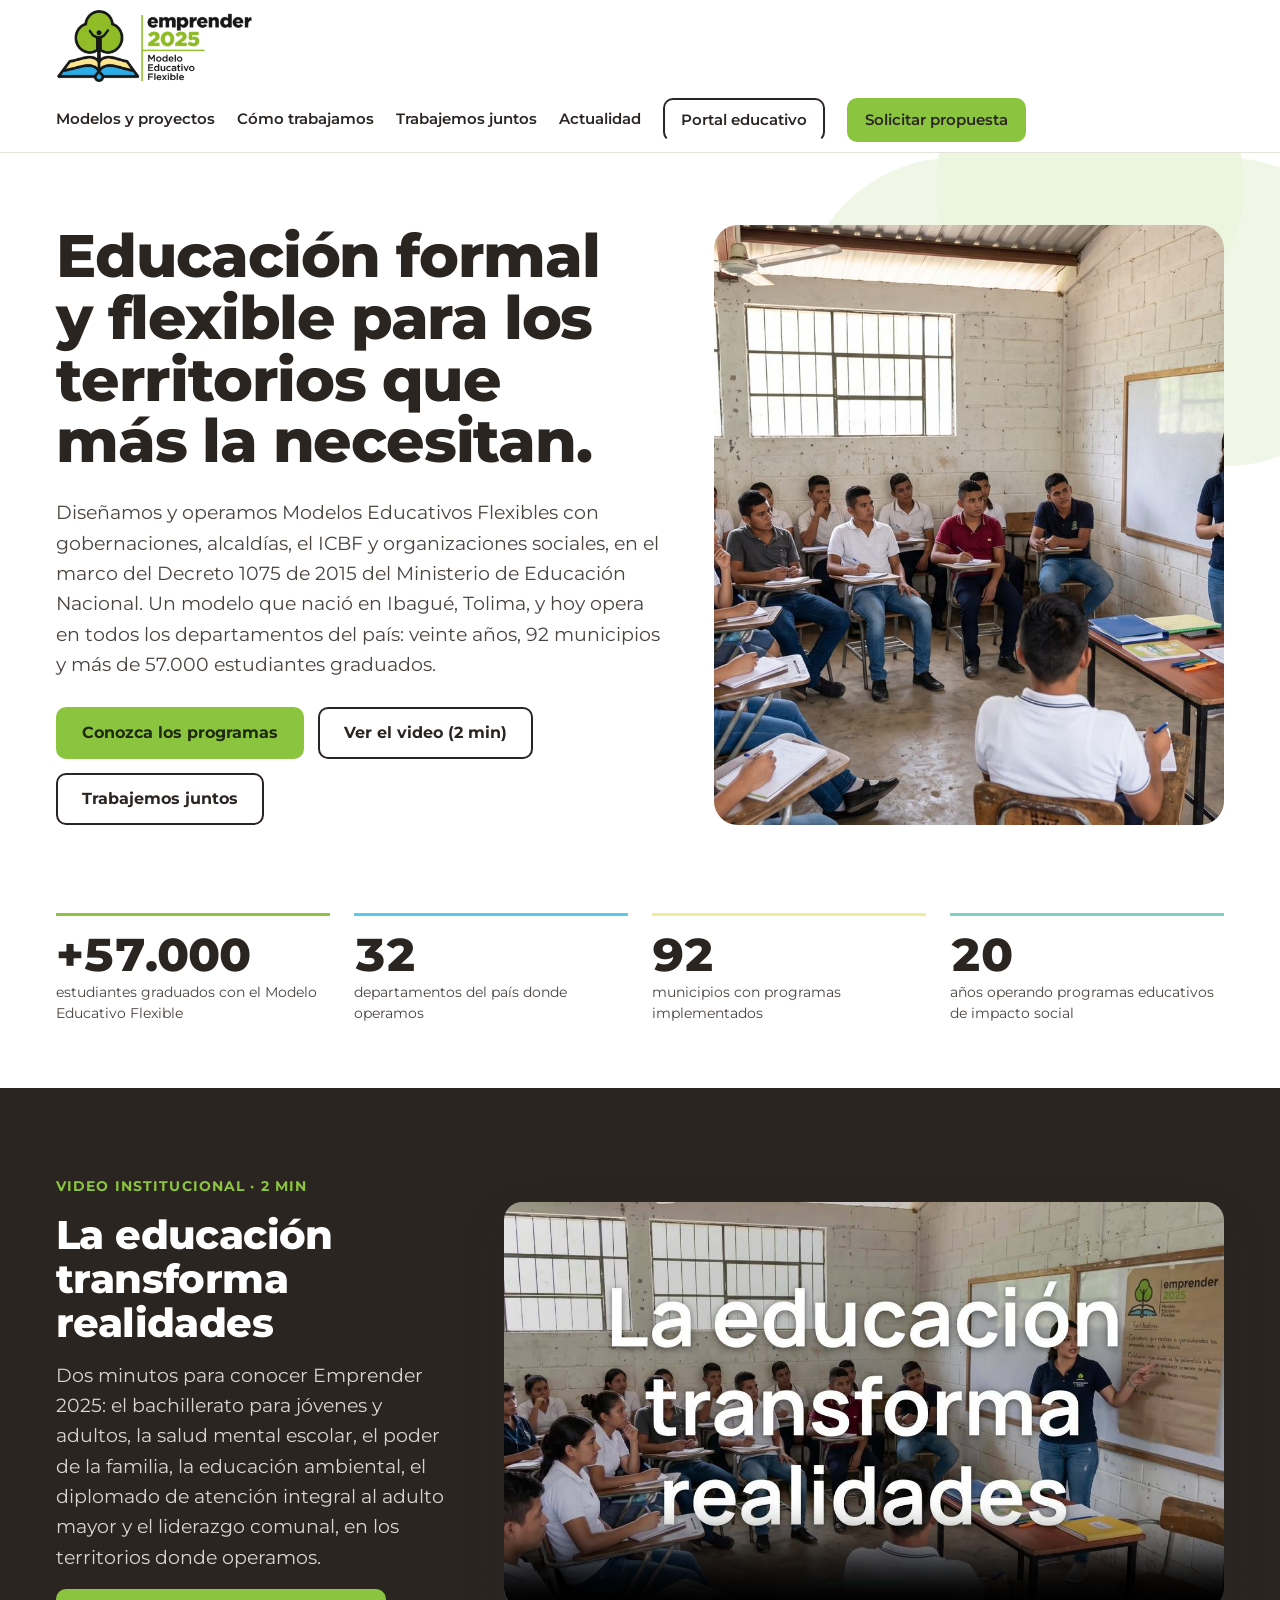
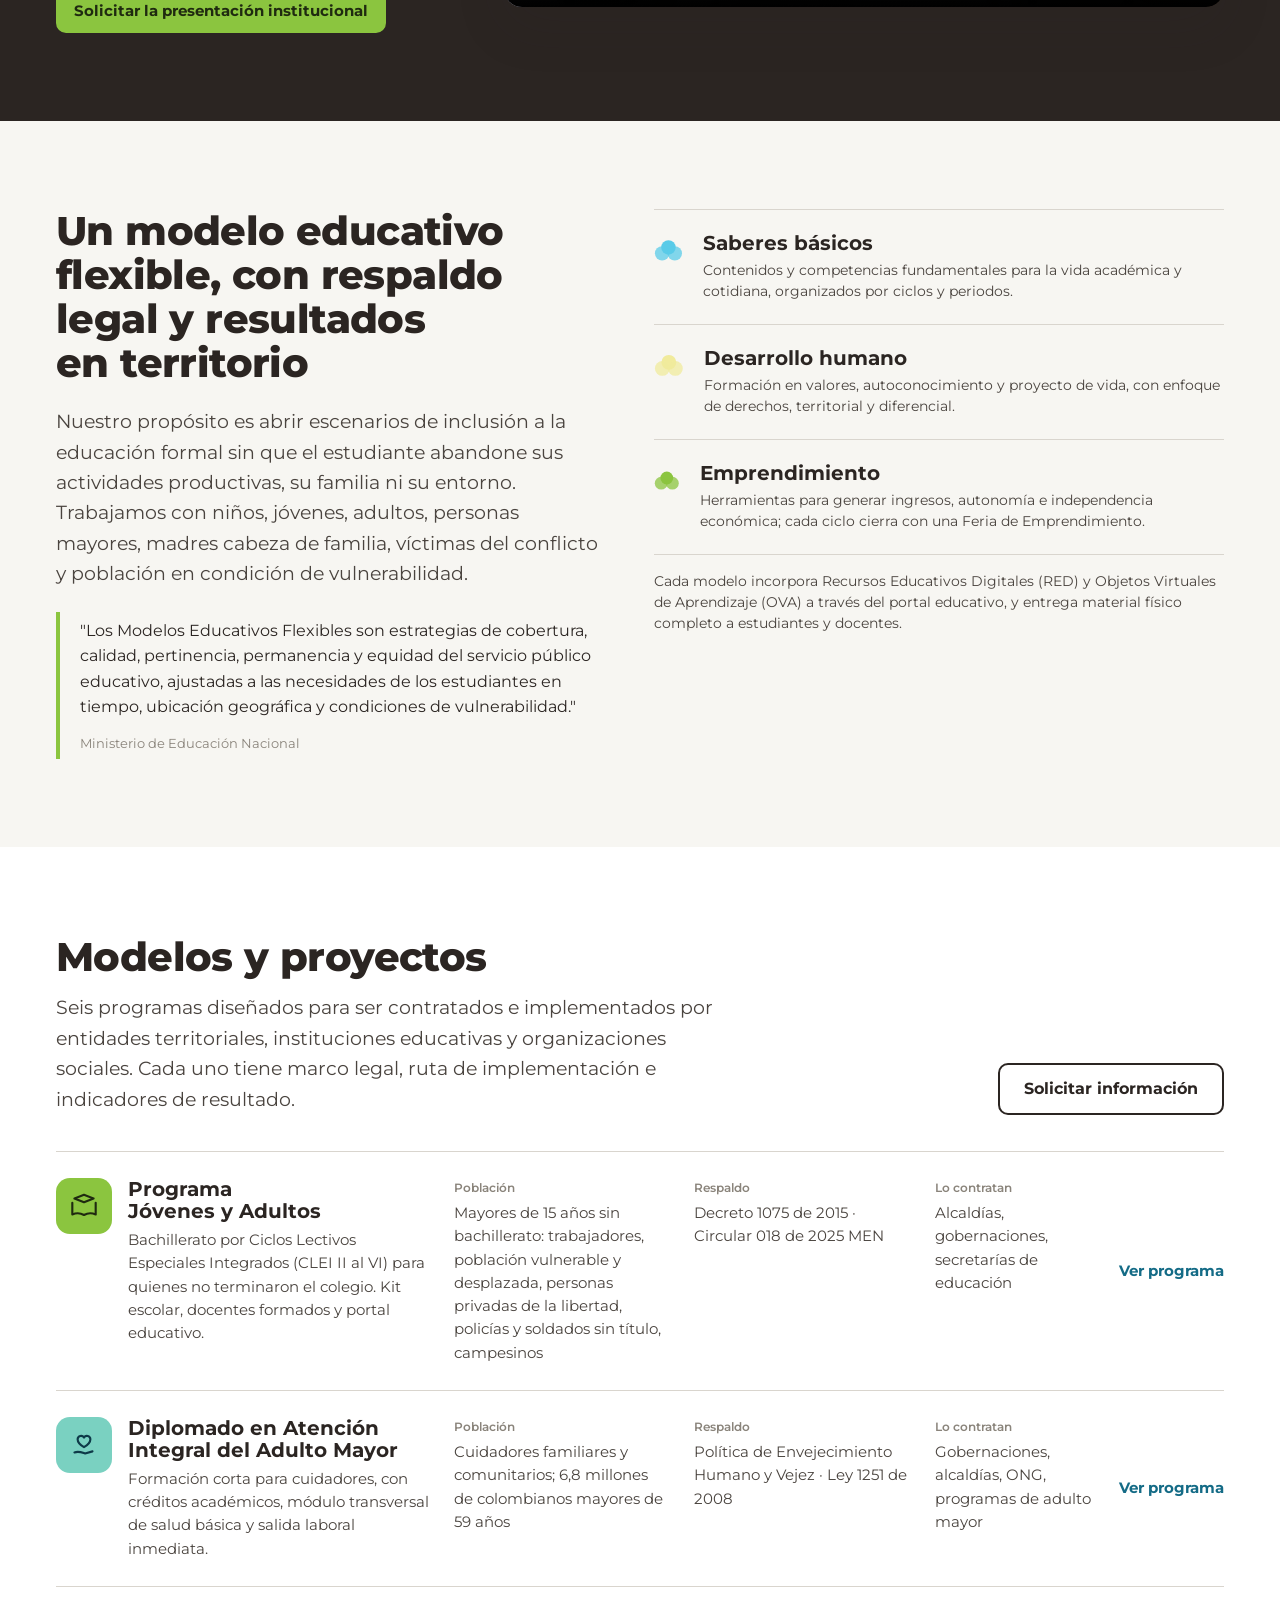
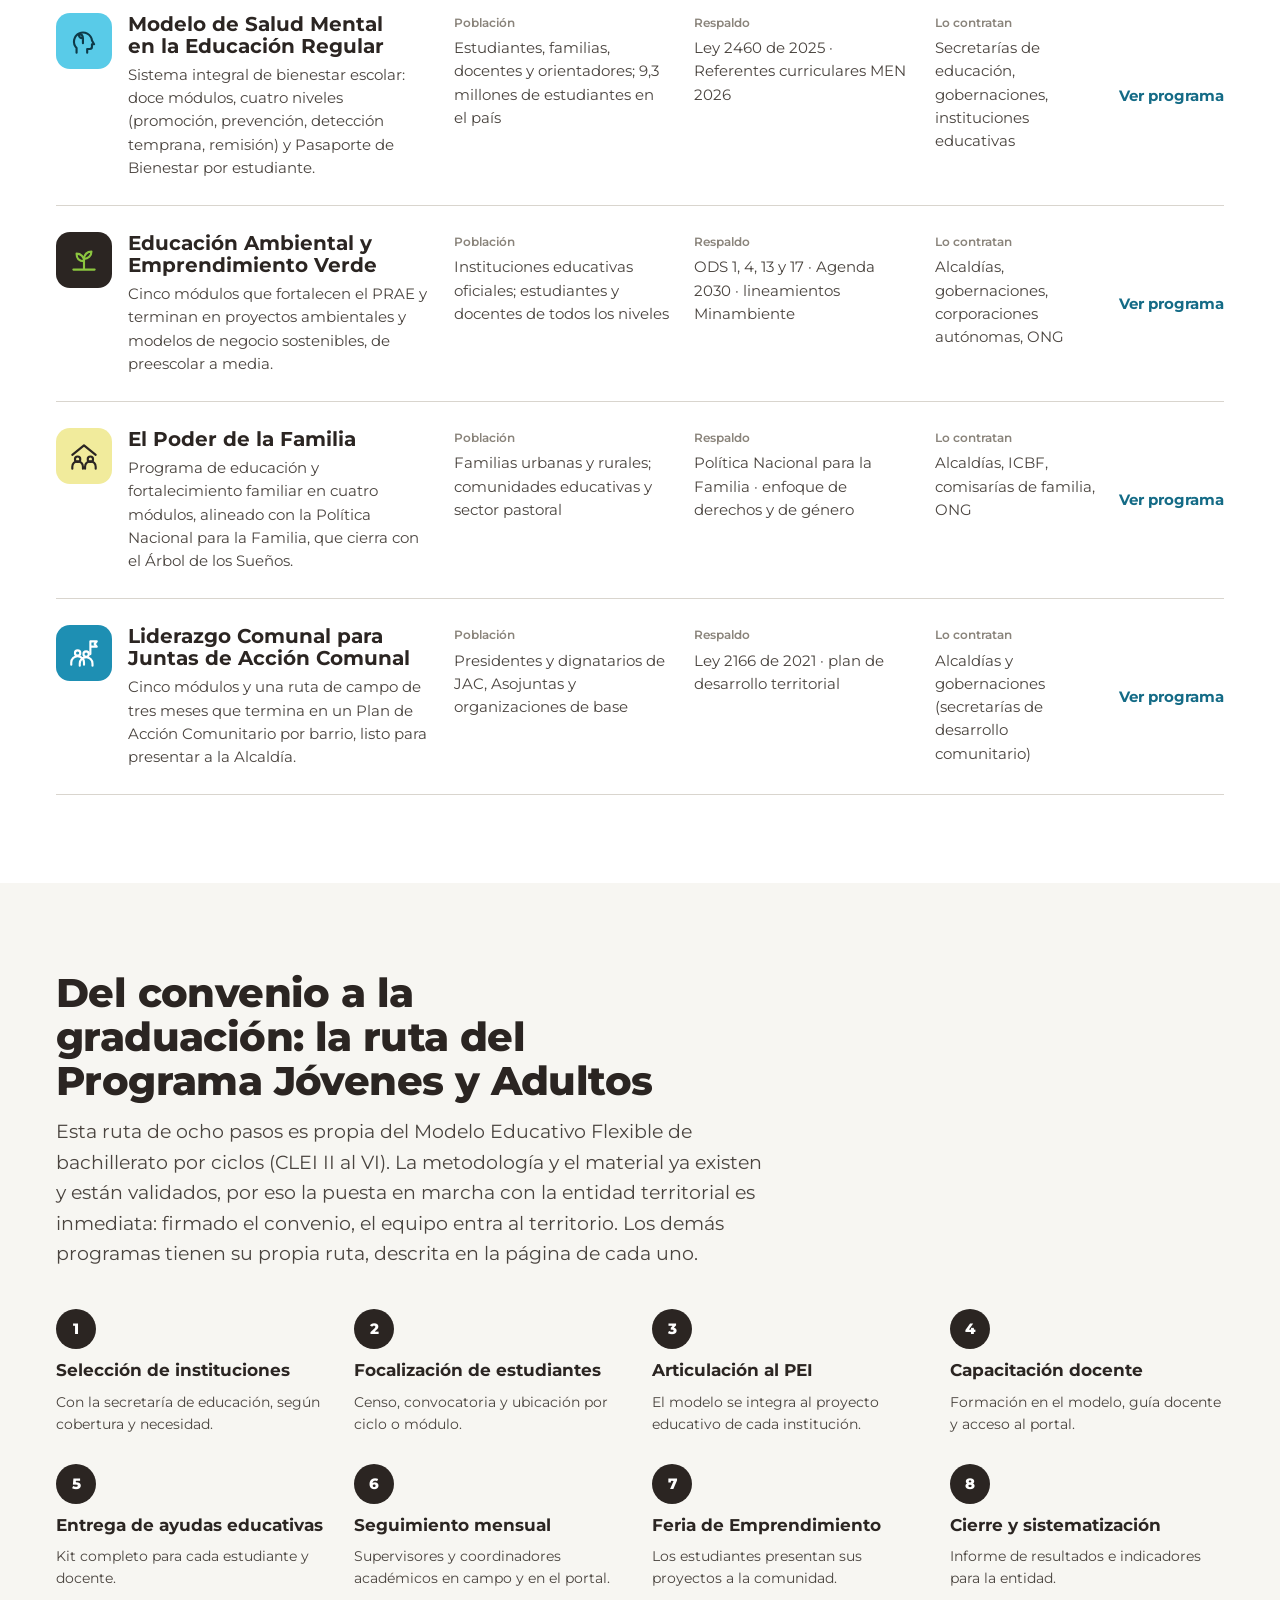
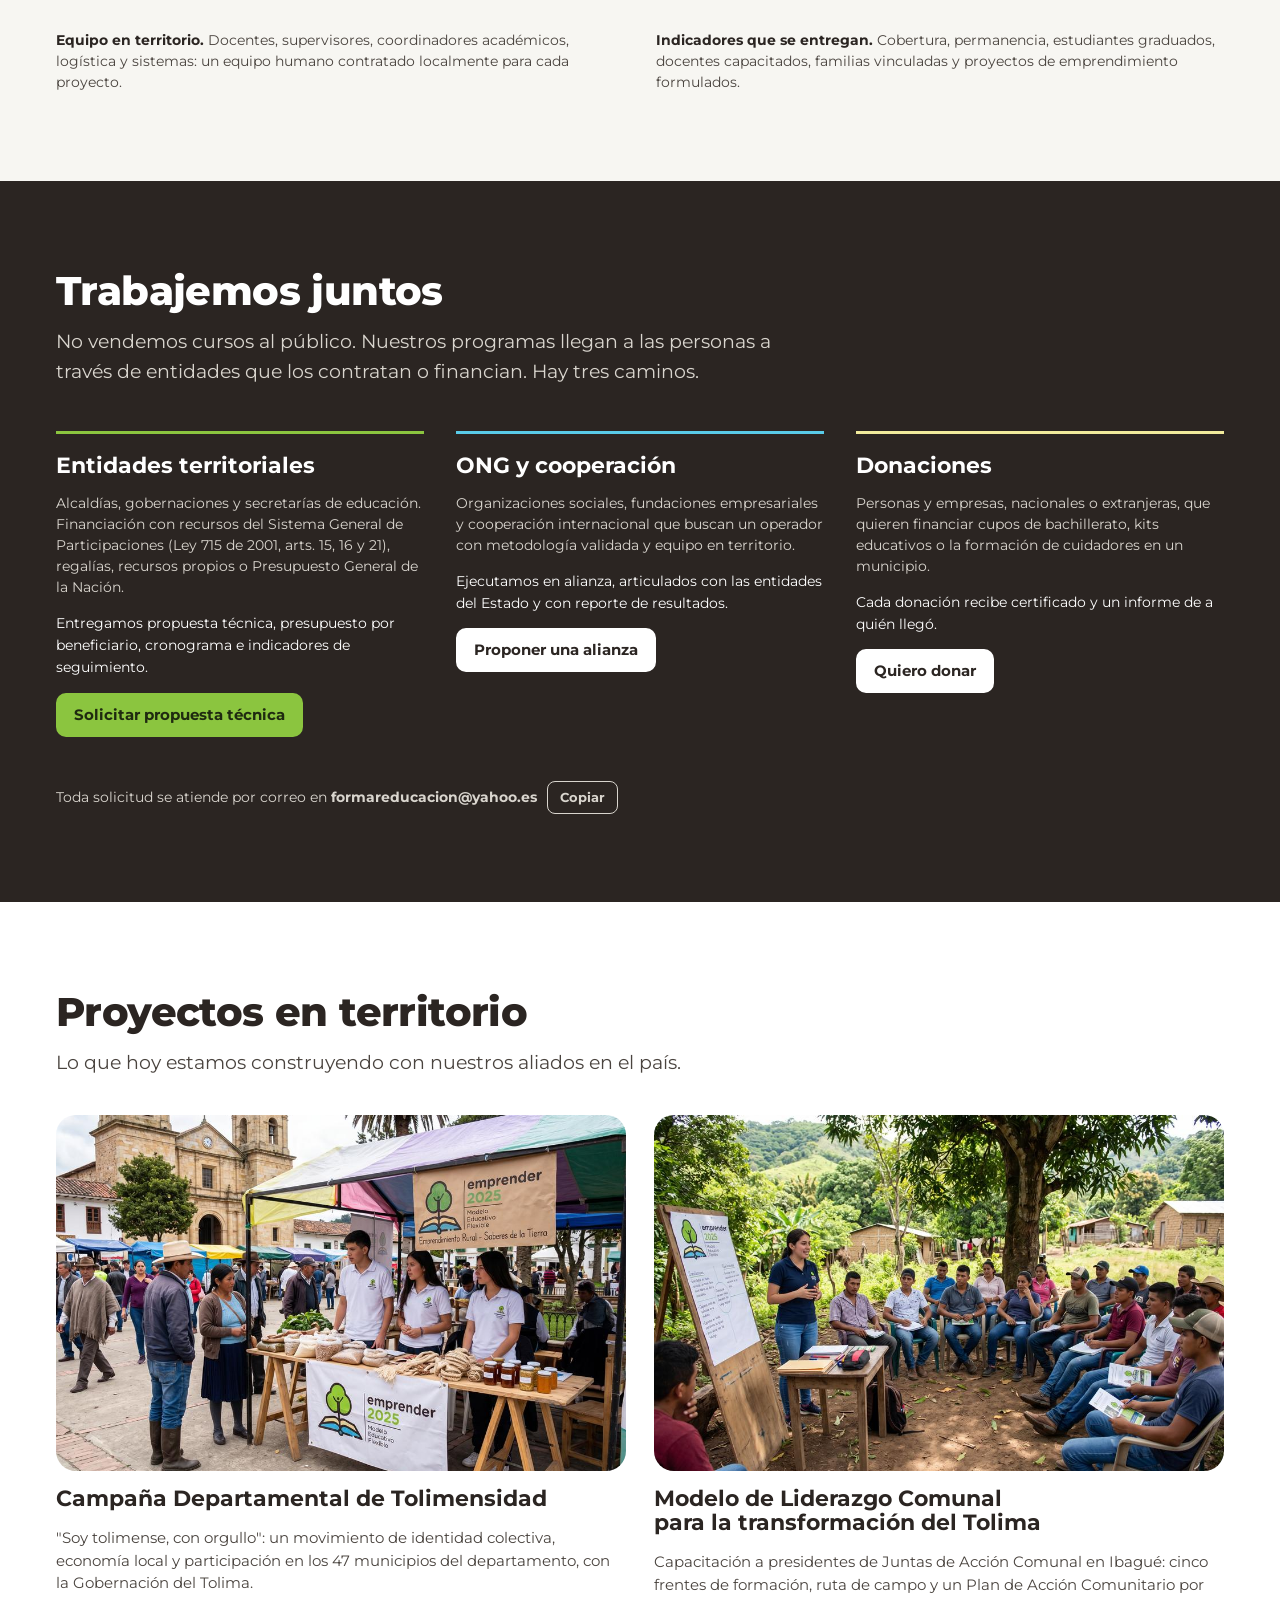
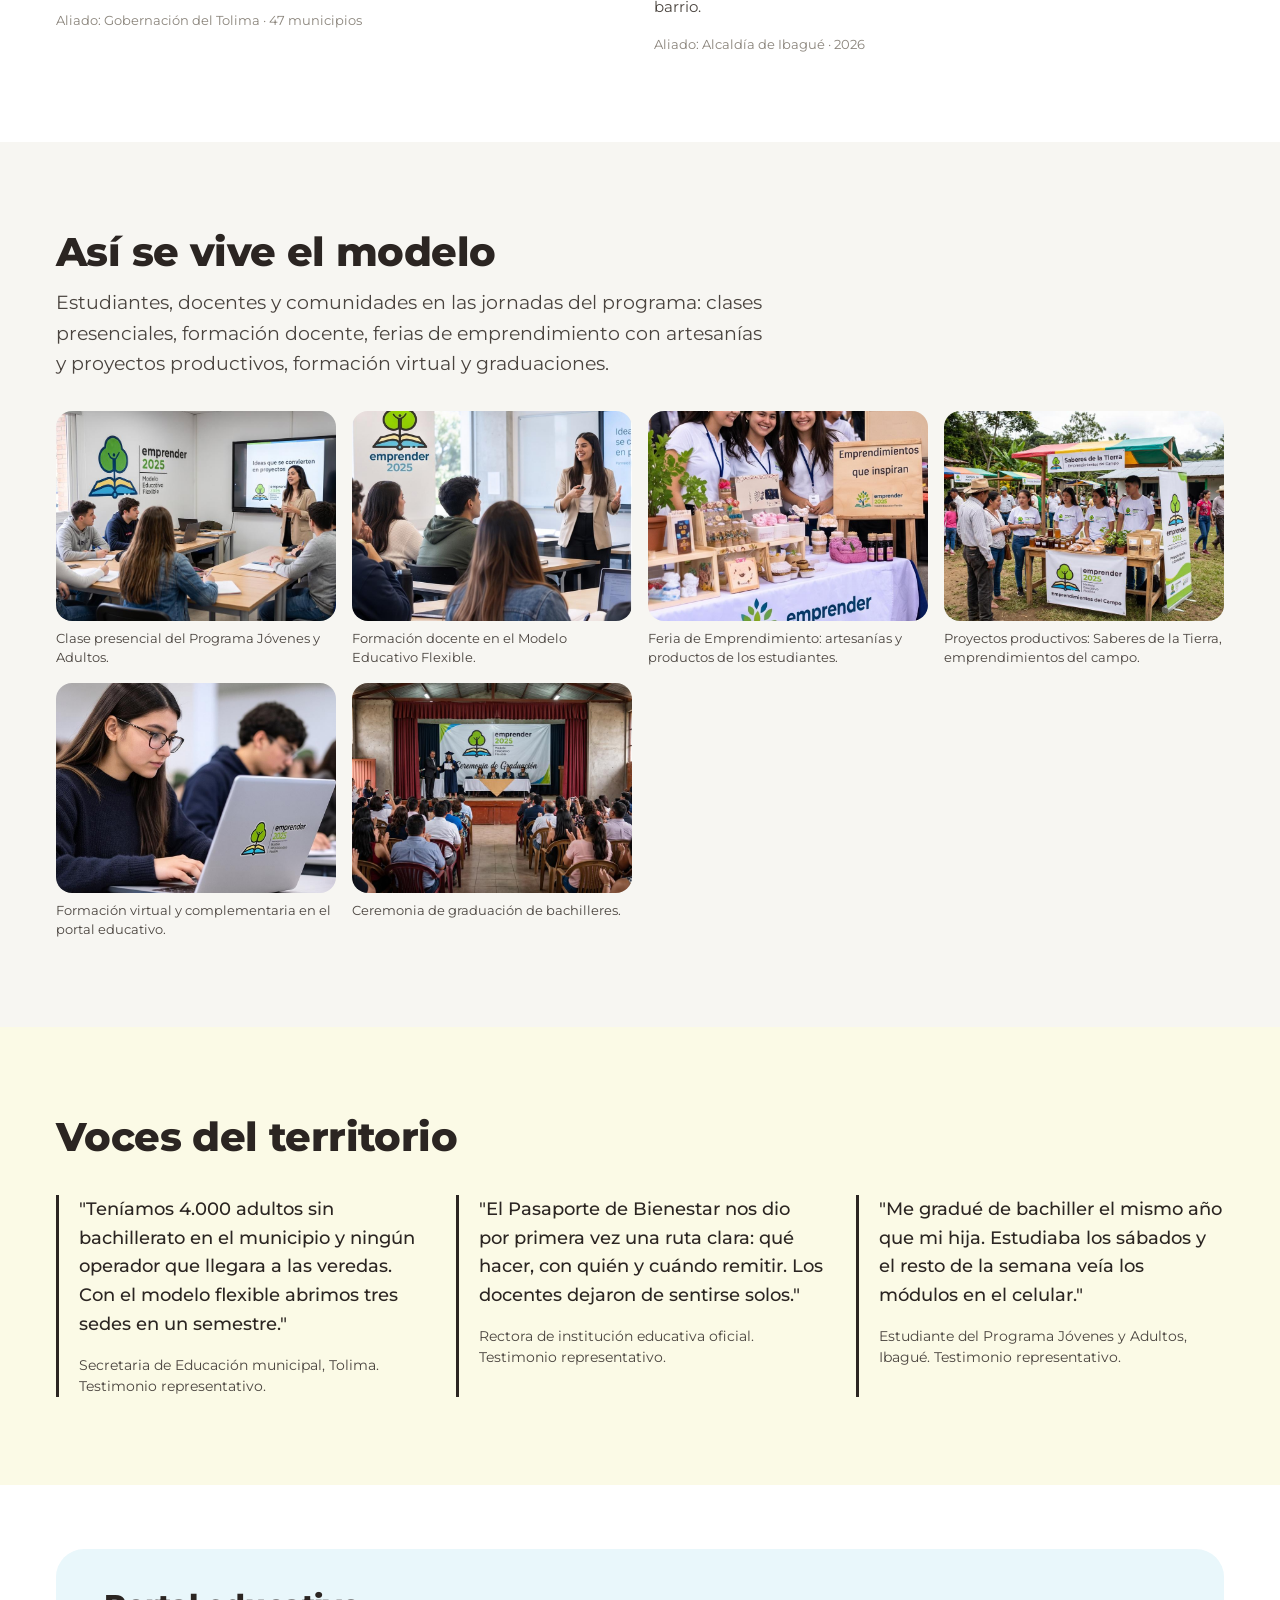
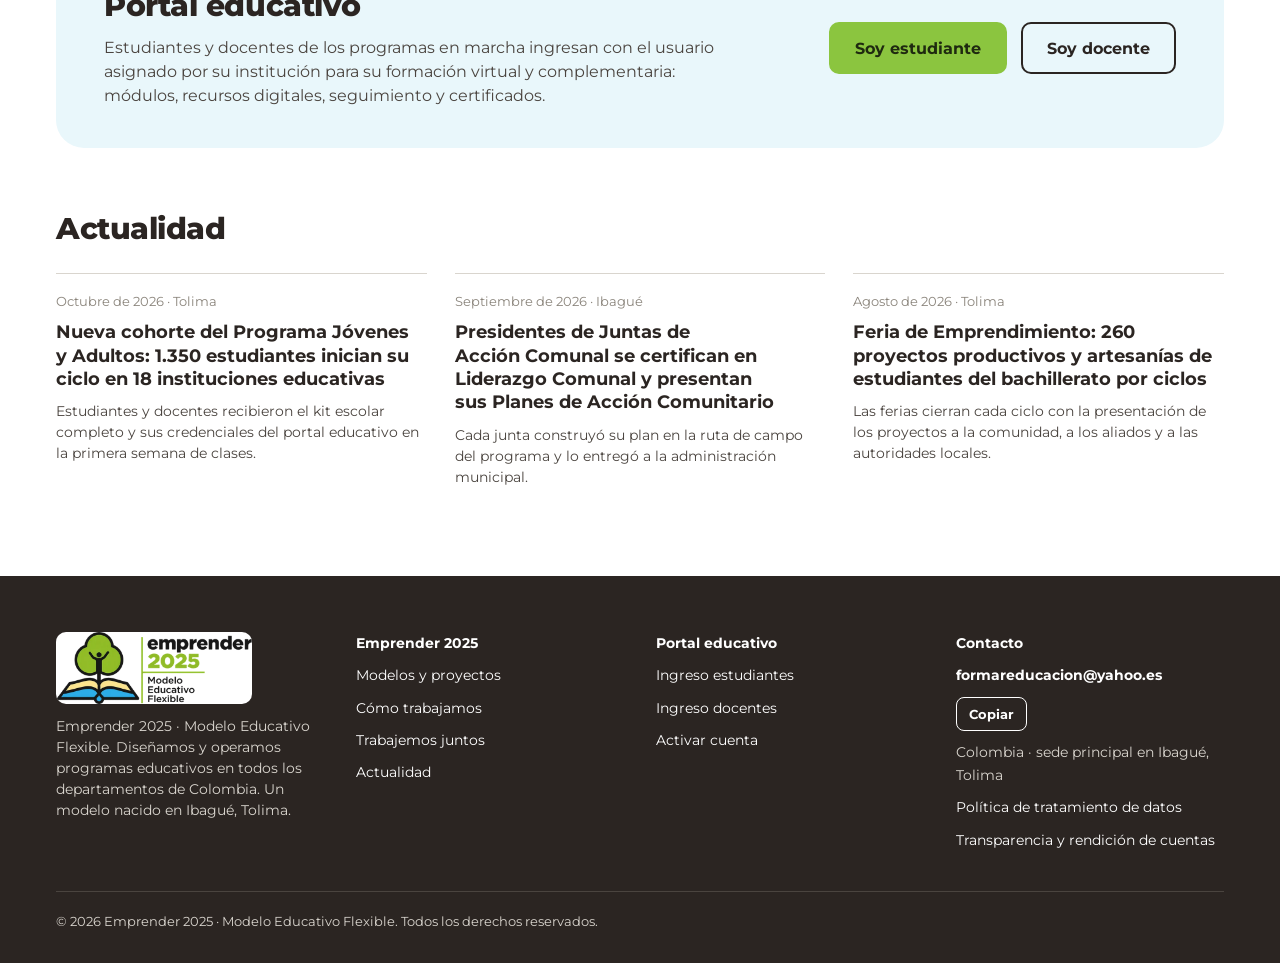
<file: index.html>
<!DOCTYPE html>
<html lang="es">
<head>
  <meta charset="UTF-8">
  <meta name="viewport" content="width=device-width, initial-scale=1, viewport-fit=cover">
  <title>Emprender 2025</title>
  <link rel="preconnect" href="https://fonts.googleapis.com">
  <link rel="preconnect" href="https://fonts.gstatic.com" crossorigin>
  <link rel="stylesheet" href="https://fonts.googleapis.com/css2?family=Montserrat:wght@500;600;700;800&display=swap">
  <link rel="stylesheet" href="css/Styles.css">
  <link rel="icon" type="image/webp" href="img/logo-emprender-2025.webp">
</head>
<body>

<svg width="0" height="0" style="position:absolute" aria-hidden="true">
  <symbol id="logo" viewBox="0 0 64 64"><circle cx="21" cy="24" r="10" fill="#8BC53F" stroke="#2B2522" stroke-width="3"/><circle cx="43" cy="24" r="10" fill="#8BC53F" stroke="#2B2522" stroke-width="3"/><circle cx="32" cy="16" r="11" fill="#8BC53F" stroke="#2B2522" stroke-width="3"/><circle cx="32" cy="20" r="11" fill="#8BC53F"/><circle cx="32" cy="17" r="2.6" fill="#2B2522"/><path d="M32 20v12M26 23l6 2 6-2" stroke="#2B2522" stroke-width="3" stroke-linecap="round" fill="none"/><path d="M32 32v16" stroke="#2B2522" stroke-width="3.5" stroke-linecap="round"/><path d="M8 50c8-6 16-6 24-2 8-4 16-4 24 2v8c-8-5-16-5-24-1-8-4-16-4-24 1z" fill="#59CBE8" stroke="#2B2522" stroke-width="3" stroke-linejoin="round"/><path d="M11 47c7-4 14-4 21 0M53 47c-7-4-14-4-21 0" stroke="#F1EB9C" stroke-width="4" stroke-linecap="round" fill="none"/></symbol>
  <symbol id="canopy" viewBox="0 0 64 56"><circle cx="32" cy="18" r="16"/><circle cx="18" cy="31" r="16" opacity=".75"/><circle cx="46" cy="31" r="16" opacity=".75"/></symbol>
  <symbol id="i-bach" viewBox="0 0 64 64"><path d="M10 26v22c7-3 15-3 22 1 7-4 15-4 22-1V26"/><path d="M14 18l18-7 18 7-18 7z"/></symbol>
  <symbol id="i-mayor" viewBox="0 0 64 64"><path d="M32 36s-12-7-12-15a6.5 6.5 0 0 1 12-3 6.5 6.5 0 0 1 12 3c0 8-12 15-12 15z"/><path d="M14 46c8-3 14 0 20 2l14-4"/></symbol>
  <symbol id="i-salud" viewBox="0 0 64 64"><path d="M38 54v-7h5a4 4 0 0 0 4-4v-5h4l-4-7a17 17 0 1 0-29 14v9"/><path d="M30 36v-9c-6 0-8-4-8-8 5 0 8 3 8 8"/></symbol>
  <symbol id="i-amb" viewBox="0 0 64 64"><path d="M12 50h40M32 50V28"/><path d="M32 34c-10 0-14-6-14-14 8 0 14 6 14 14zM32 30c0-8 6-14 14-14 0 8-6 14-14 14z"/></symbol>
  <symbol id="i-fam" viewBox="0 0 64 64"><path d="M10 30L32 12l22 18"/><circle cx="20" cy="38" r="5"/><circle cx="44" cy="38" r="5"/><path d="M10 56v-4a10 10 0 0 1 20 0v4M34 56v-4a10 10 0 0 1 20 0v4"/></symbol>
  <symbol id="i-jac" viewBox="0 0 64 64"><path d="M44 10v24M44 10h12l-4 5 4 5H44"/><circle cx="20" cy="32" r="5"/><circle cx="36" cy="34" r="5"/><path d="M8 54v-4a12 12 0 0 1 24 0v4M24 56v-4a12 12 0 0 1 24 0v4"/></symbol>
</svg>

<!-- ============ SITIO INSTITUCIONAL ============ -->
<div id="sitio">
<header class="top">
  <div class="wrap">
    <a class="brand" href="#inicio" aria-label="Emprender 2025, inicio"><span class="logo-img" role="img" aria-label="Emprender 2025, Modelo Educativo Flexible" style="width:196px;height:72px;padding:4px"></span></a>
    <button class="menubtn" type="button" id="menubtn" aria-expanded="false" aria-controls="nav">Menú</button>
    <nav class="nav" id="nav" aria-label="Principal">
      <a href="#inicio" data-scroll="modelos">Modelos y proyectos</a>
      <a href="#inicio" data-scroll="implementacion">Cómo trabajamos</a>
      <a href="#alianzas">Trabajemos juntos</a>
      <a href="#inicio" data-scroll="actualidad">Actualidad</a>
      <a href="#portal" class="btn btn-line btn-sm">Portal educativo</a>
      <a href="#alianzas" class="btn btn-green btn-sm">Solicitar propuesta</a>
    </nav>
  </div>
</header>

<!-- INICIO -->
<section id="p-inicio" class="page">
  <div class="hero">
    <svg class="canopy" aria-hidden="true"><use href="#canopy" fill="#8BC53F"/></svg>
    <div class="wrap">
      <div class="text">
        <h1>Educación formal y flexible para los territorios que más la necesitan.</h1>
        <p class="lead">Diseñamos y operamos Modelos Educativos Flexibles con gobernaciones, alcaldías, el ICBF y organizaciones sociales, en el marco del Decreto 1075 de 2015 del Ministerio de Educación Nacional. Un modelo que nació en Ibagué, Tolima, y hoy opera en todos los departamentos del país: veinte años, 92 municipios y más de 57.000 estudiantes graduados.</p>
        <div class="btns"><a class="btn btn-green" href="#inicio" data-scroll="modelos">Conozca los programas</a><a class="btn btn-line" href="#inicio" data-scroll="video">Ver el video (2 min)</a><a class="btn btn-line" href="#alianzas">Trabajemos juntos</a></div>
      </div>
      <div class="visual">
        <img class="hero-img" src="img/hero-docente-aula-rural.jpg" alt="Docente del Modelo Educativo Flexible dictando clase a jóvenes y adultos en un aula rural">
      </div>
    </div>
  </div>

  <div class="wrap" style="padding-block:40px 64px">
    <div class="grid g4">
      <div class="rule-top rule-green stack" style="gap:4px"><span class="num">+57.000</span><span class="small">estudiantes graduados con el Modelo Educativo Flexible</span></div>
      <div class="rule-top rule-blue stack" style="gap:4px"><span class="num">32</span><span class="small">departamentos del país donde operamos</span></div>
      <div class="rule-top rule-yellow stack" style="gap:4px"><span class="num">92</span><span class="small">municipios con programas implementados</span></div>
      <div class="rule-top rule-teal stack" style="gap:4px"><span class="num">20</span><span class="small">años operando programas educativos de impacto social</span></div>
    </div>
  </div>

  <div class="band ink" id="video">
    <div class="wrap split" style="align-items:center">
      <div class="col" style="flex:1 1 300px;gap:16px">
        <span class="small" style="font-weight:700;letter-spacing:.08em;text-transform:uppercase;color:#8BC53F">Video institucional · 2 min</span>
        <h2>La educación transforma realidades</h2>
        <p class="lead">Dos minutos para conocer Emprender 2025: el bachillerato para jóvenes y adultos, la salud mental escolar, el poder de la familia, la educación ambiental, el diplomado de atención integral al adulto mayor y el liderazgo comunal, en los territorios donde operamos.</p>
        <a class="btn btn-green btn-sm" style="align-self:flex-start" href="#alianzas">Solicitar la presentación institucional</a>
      </div>
      <div style="flex:2 1 520px;min-width:0">
        <video class="video" controls playsinline preload="metadata" poster="img/video-institucional-poster.jpg" aria-label="Video institucional de Emprender 2025: la educación transforma realidades"><source src="img/video-institucional.mp4" type="video/mp4">Su navegador no reproduce video. Escríbanos a formareducacion@yahoo.es y se lo enviamos.</video>
      </div>
    </div>
  </div>

  <div class="band paper">
    <div class="wrap split">
      <div class="col" style="flex:1 1 400px">
        <h2>Un modelo educativo flexible, con respaldo legal y resultados en territorio</h2>
        <p class="lead">Nuestro propósito es abrir escenarios de inclusión a la educación formal sin que el estudiante abandone sus actividades productivas, su familia ni su entorno. Trabajamos con niños, jóvenes, adultos, personas mayores, madres cabeza de familia, víctimas del conflicto y población en condición de vulnerabilidad.</p>
        <blockquote style="border-left:4px solid var(--green);padding:6px 0 6px 20px" class="stack">
          <p>"Los Modelos Educativos Flexibles son estrategias de cobertura, calidad, pertinencia, permanencia y equidad del servicio público educativo, ajustadas a las necesidades de los estudiantes en tiempo, ubicación geográfica y condiciones de vulnerabilidad."</p>
          <cite class="note" style="font-style:normal">Ministerio de Educación Nacional</cite>
        </blockquote>
      </div>
      <div style="flex:1 1 420px">
        <div class="eje"><svg width="44" height="40" aria-hidden="true"><use href="#canopy" fill="#59CBE8"/></svg><div class="stack" style="gap:6px"><h3>Saberes básicos</h3><p class="small">Contenidos y competencias fundamentales para la vida académica y cotidiana, organizados por ciclos y periodos.</p></div></div>
        <div class="eje"><svg width="44" height="40" aria-hidden="true"><use href="#canopy" fill="#F1EB9C"/></svg><div class="stack" style="gap:6px"><h3>Desarrollo humano</h3><p class="small">Formación en valores, autoconocimiento y proyecto de vida, con enfoque de derechos, territorial y diferencial.</p></div></div>
        <div class="eje"><svg width="44" height="40" aria-hidden="true"><use href="#canopy" fill="#8BC53F"/></svg><div class="stack" style="gap:6px"><h3>Emprendimiento</h3><p class="small">Herramientas para generar ingresos, autonomía e independencia económica; cada ciclo cierra con una Feria de Emprendimiento.</p></div></div>
        <p class="small" style="padding-top:16px">Cada modelo incorpora Recursos Educativos Digitales (RED) y Objetos Virtuales de Aprendizaje (OVA) a través del portal educativo, y entrega material físico completo a estudiantes y docentes.</p>
      </div>
    </div>
  </div>

  <div class="band" id="modelos">
    <div class="wrap col" style="gap:36px">
      <div class="split" style="justify-content:space-between;align-items:flex-end">
        <div class="stack" style="max-width:680px"><h2>Modelos y proyectos</h2><p class="lead">Seis programas diseñados para ser contratados e implementados por entidades territoriales, instituciones educativas y organizaciones sociales. Cada uno tiene marco legal, ruta de implementación e indicadores de resultado.</p></div>
        <a class="btn btn-line" href="#alianzas">Solicitar información</a>
      </div>
      <div>
        <div class="row">
          <div class="main"><div class="tile" style="background:#8BC53F"><svg width="34" height="34" fill="none" stroke="#1F2A10" stroke-width="4" stroke-linecap="round" stroke-linejoin="round" aria-hidden="true"><use href="#i-bach"/></svg></div><div class="stack" style="gap:6px"><h3>Programa Jóvenes y Adultos</h3><p>Bachillerato por Ciclos Lectivos Especiales Integrados (CLEI II al VI) para quienes no terminaron el colegio. Kit escolar, docentes formados y portal educativo.</p></div></div>
          <div class="c"><span class="lbl">Población</span><p>Mayores de 15 años sin bachillerato: trabajadores, población vulnerable y desplazada, personas privadas de la libertad, policías y soldados sin título, campesinos</p></div>
          <div class="c"><span class="lbl">Respaldo</span><p>Decreto 1075 de 2015 · Circular 018 de 2025 MEN</p></div>
          <div class="c s"><span class="lbl">Lo contratan</span><p>Alcaldías, gobernaciones, secretarías de educación</p></div>
          <a class="ver" href="#modelo">Ver programa</a>
        </div>
        <div class="row">
          <div class="main"><div class="tile" style="background:#7AD1C1"><svg width="34" height="34" fill="none" stroke="#0E3A48" stroke-width="4" stroke-linecap="round" stroke-linejoin="round" aria-hidden="true"><use href="#i-mayor"/></svg></div><div class="stack" style="gap:6px"><h3>Diplomado en Atención Integral del Adulto Mayor</h3><p>Formación corta para cuidadores, con créditos académicos, módulo transversal de salud básica y salida laboral inmediata.</p></div></div>
          <div class="c"><span class="lbl">Población</span><p>Cuidadores familiares y comunitarios; 6,8 millones de colombianos mayores de 59 años</p></div>
          <div class="c"><span class="lbl">Respaldo</span><p>Política de Envejecimiento Humano y Vejez · Ley 1251 de 2008</p></div>
          <div class="c s"><span class="lbl">Lo contratan</span><p>Gobernaciones, alcaldías, ONG, programas de adulto mayor</p></div>
          <a class="ver" href="#adulto-mayor">Ver programa</a>
        </div>
        <div class="row">
          <div class="main"><div class="tile" style="background:#59CBE8"><svg width="34" height="34" fill="none" stroke="#0E3A48" stroke-width="4" stroke-linecap="round" stroke-linejoin="round" aria-hidden="true"><use href="#i-salud"/></svg></div><div class="stack" style="gap:6px"><h3>Modelo de Salud Mental en la Educación Regular</h3><p>Sistema integral de bienestar escolar: doce módulos, cuatro niveles (promoción, prevención, detección temprana, remisión) y Pasaporte de Bienestar por estudiante.</p></div></div>
          <div class="c"><span class="lbl">Población</span><p>Estudiantes, familias, docentes y orientadores; 9,3 millones de estudiantes en el país</p></div>
          <div class="c"><span class="lbl">Respaldo</span><p>Ley 2460 de 2025 · Referentes curriculares MEN 2026</p></div>
          <div class="c s"><span class="lbl">Lo contratan</span><p>Secretarías de educación, gobernaciones, instituciones educativas</p></div>
          <a class="ver" href="#salud-mental">Ver programa</a>
        </div>
        <div class="row">
          <div class="main"><div class="tile" style="background:#2B2522"><svg width="34" height="34" fill="none" stroke="#8BC53F" stroke-width="4" stroke-linecap="round" stroke-linejoin="round" aria-hidden="true"><use href="#i-amb"/></svg></div><div class="stack" style="gap:6px"><h3>Educación Ambiental y Emprendimiento Verde</h3><p>Cinco módulos que fortalecen el PRAE y terminan en proyectos ambientales y modelos de negocio sostenibles, de preescolar a media.</p></div></div>
          <div class="c"><span class="lbl">Población</span><p>Instituciones educativas oficiales; estudiantes y docentes de todos los niveles</p></div>
          <div class="c"><span class="lbl">Respaldo</span><p>ODS 1, 4, 13 y 17 · Agenda 2030 · lineamientos Minambiente</p></div>
          <div class="c s"><span class="lbl">Lo contratan</span><p>Alcaldías, gobernaciones, corporaciones autónomas, ONG</p></div>
          <a class="ver" href="#ambiental">Ver programa</a>
        </div>
        <div class="row">
          <div class="main"><div class="tile" style="background:#F1EB9C"><svg width="34" height="34" fill="none" stroke="#2B2522" stroke-width="4" stroke-linecap="round" stroke-linejoin="round" aria-hidden="true"><use href="#i-fam"/></svg></div><div class="stack" style="gap:6px"><h3>El Poder de la Familia</h3><p>Programa de educación y fortalecimiento familiar en cuatro módulos, alineado con la Política Nacional para la Familia, que cierra con el Árbol de los Sueños.</p></div></div>
          <div class="c"><span class="lbl">Población</span><p>Familias urbanas y rurales; comunidades educativas y sector pastoral</p></div>
          <div class="c"><span class="lbl">Respaldo</span><p>Política Nacional para la Familia · enfoque de derechos y de género</p></div>
          <div class="c s"><span class="lbl">Lo contratan</span><p>Alcaldías, ICBF, comisarías de familia, ONG</p></div>
          <a class="ver" href="#familia">Ver programa</a>
        </div>
        <div class="row">
          <div class="main"><div class="tile" style="background:#1E8FB3"><svg width="34" height="34" fill="none" stroke="#fff" stroke-width="4" stroke-linecap="round" stroke-linejoin="round" aria-hidden="true"><use href="#i-jac"/></svg></div><div class="stack" style="gap:6px"><h3>Liderazgo Comunal para Juntas de Acción Comunal</h3><p>Cinco módulos y una ruta de campo de tres meses que termina en un Plan de Acción Comunitario por barrio, listo para presentar a la Alcaldía.</p></div></div>
          <div class="c"><span class="lbl">Población</span><p>Presidentes y dignatarios de JAC, Asojuntas y organizaciones de base</p></div>
          <div class="c"><span class="lbl">Respaldo</span><p>Ley 2166 de 2021 · plan de desarrollo territorial</p></div>
          <div class="c s"><span class="lbl">Lo contratan</span><p>Alcaldías y gobernaciones (secretarías de desarrollo comunitario)</p></div>
          <a class="ver" href="#jac">Ver programa</a>
        </div>
      </div>
    </div>
  </div>

  <div class="band paper" id="implementacion">
    <div class="wrap col" style="gap:40px">
      <div class="stack" style="max-width:720px"><h2>Del convenio a la graduación: la ruta del Programa Jóvenes y Adultos</h2><p class="lead">Esta ruta de ocho pasos es propia del Modelo Educativo Flexible de bachillerato por ciclos (CLEI II al VI). La metodología y el material ya existen y están validados, por eso la puesta en marcha con la entidad territorial es inmediata: firmado el convenio, el equipo entra al territorio. Los demás programas tienen su propia ruta, descrita en la página de cada uno.</p></div>
      <ol class="steps">
        <li><span class="stepn">1</span><h3>Selección de instituciones</h3><p>Con la secretaría de educación, según cobertura y necesidad.</p></li>
        <li><span class="stepn">2</span><h3>Focalización de estudiantes</h3><p>Censo, convocatoria y ubicación por ciclo o módulo.</p></li>
        <li><span class="stepn">3</span><h3>Articulación al PEI</h3><p>El modelo se integra al proyecto educativo de cada institución.</p></li>
        <li><span class="stepn">4</span><h3>Capacitación docente</h3><p>Formación en el modelo, guía docente y acceso al portal.</p></li>
        <li><span class="stepn">5</span><h3>Entrega de ayudas educativas</h3><p>Kit completo para cada estudiante y docente.</p></li>
        <li><span class="stepn">6</span><h3>Seguimiento mensual</h3><p>Supervisores y coordinadores académicos en campo y en el portal.</p></li>
        <li><span class="stepn">7</span><h3>Feria de Emprendimiento</h3><p>Los estudiantes presentan sus proyectos a la comunidad.</p></li>
        <li><span class="stepn">8</span><h3>Cierre y sistematización</h3><p>Informe de resultados e indicadores para la entidad.</p></li>
      </ol>
      <div class="split" style="gap:32px">
        <p class="small" style="flex:1 1 300px"><strong style="color:var(--fg)">Equipo en territorio.</strong> Docentes, supervisores, coordinadores académicos, logística y sistemas: un equipo humano contratado localmente para cada proyecto.</p>
        <p class="small" style="flex:1 1 300px"><strong style="color:var(--fg)">Indicadores que se entregan.</strong> Cobertura, permanencia, estudiantes graduados, docentes capacitados, familias vinculadas y proyectos de emprendimiento formulados.</p>
      </div>
    </div>
  </div>

  <div class="band ink">
    <div class="wrap col" style="gap:44px">
      <div class="stack" style="max-width:720px"><h2>Trabajemos juntos</h2><p class="lead">No vendemos cursos al público. Nuestros programas llegan a las personas a través de entidades que los contratan o financian. Hay tres caminos.</p></div>
      <div class="grid g3" style="gap:32px">
        <div class="stack" style="border-top:3px solid #8BC53F;padding-top:20px"><h3 style="font-size:22px">Entidades territoriales</h3><p class="small">Alcaldías, gobernaciones y secretarías de educación. Financiación con recursos del Sistema General de Participaciones (Ley 715 de 2001, arts. 15, 16 y 21), regalías, recursos propios o Presupuesto General de la Nación.</p><p style="font-size:14px">Entregamos propuesta técnica, presupuesto por beneficiario, cronograma e indicadores de seguimiento.</p><a class="btn btn-green btn-sm" style="align-self:flex-start" href="#alianzas">Solicitar propuesta técnica</a></div>
        <div class="stack" style="border-top:3px solid #59CBE8;padding-top:20px"><h3 style="font-size:22px">ONG y cooperación</h3><p class="small">Organizaciones sociales, fundaciones empresariales y cooperación internacional que buscan un operador con metodología validada y equipo en territorio.</p><p style="font-size:14px">Ejecutamos en alianza, articulados con las entidades del Estado y con reporte de resultados.</p><a class="btn btn-white btn-sm" style="align-self:flex-start" href="#alianzas">Proponer una alianza</a></div>
        <div class="stack" style="border-top:3px solid #F1EB9C;padding-top:20px"><h3 style="font-size:22px">Donaciones</h3><p class="small">Personas y empresas, nacionales o extranjeras, que quieren financiar cupos de bachillerato, kits educativos o la formación de cuidadores en un municipio.</p><p style="font-size:14px">Cada donación recibe certificado y un informe de a quién llegó.</p><a class="btn btn-white btn-sm" style="align-self:flex-start" href="#alianzas">Quiero donar</a></div>
      </div>
      <p class="small">Toda solicitud se atiende por correo en <span class="email">formareducacion@yahoo.es <button class="copy" type="button" data-copy="formareducacion@yahoo.es">Copiar</button></span></p>
    </div>
  </div>

  <div class="band">
    <div class="wrap col" style="gap:36px">
      <div class="stack" style="max-width:720px"><h2>Proyectos en territorio</h2><p class="lead">Lo que hoy estamos construyendo con nuestros aliados en el país.</p></div>
      <div class="grid g2" style="gap:28px">
        <article class="stack" style="gap:16px"><img class="proj-img" src="img/proyecto-tolimensidad.jpg" alt="Feria de emprendimiento rural en la plaza de un municipio, con campesinos y estudiantes" loading="lazy"><h3 style="font-size:22px">Campaña Departamental de Tolimensidad</h3><p class="small" style="font-size:15px">"Soy tolimense, con orgullo": un movimiento de identidad colectiva, economía local y participación en los 47 municipios del departamento, con la Gobernación del Tolima.</p><span class="note">Aliado: Gobernación del Tolima · 47 municipios</span></article>
        <article class="stack" style="gap:16px"><img class="proj-img" src="img/proyecto-liderazgo-comunal.jpg" alt="Jornada de formación comunitaria al aire libre con líderes de la comunidad" loading="lazy"><h3 style="font-size:22px">Modelo de Liderazgo Comunal para la transformación del Tolima</h3><p class="small" style="font-size:15px">Capacitación a presidentes de Juntas de Acción Comunal en Ibagué: cinco frentes de formación, ruta de campo y un Plan de Acción Comunitario por barrio.</p><span class="note">Aliado: Alcaldía de Ibagué · 2026</span></article>
      </div>
    </div>
  </div>

  <div class="band paper" id="galeria">
    <div class="wrap col" style="gap:32px">
      <div class="stack" style="max-width:720px"><h2>Así se vive el modelo</h2><p class="lead">Estudiantes, docentes y comunidades en las jornadas del programa: clases presenciales, formación docente, ferias de emprendimiento con artesanías y proyectos productivos, formación virtual y graduaciones.</p></div>
      <div class="grid g3" style="gap:16px">
        <figure class="gal"><img src="img/galeria-1-clase-presencial.jpg" alt="Estudiantes en clase presencial con su docente" loading="lazy"><figcaption>Clase presencial del Programa Jóvenes y Adultos.</figcaption></figure>
        <figure class="gal"><img src="img/galeria-2-formacion-docente.jpg" alt="Docente del modelo orientando una sesión en el aula" loading="lazy"><figcaption>Formación docente en el Modelo Educativo Flexible.</figcaption></figure>
        <figure class="gal"><img src="img/galeria-3-feria-emprendimiento.jpg" alt="Estudiantes en su stand de la Feria de Emprendimiento con artesanías" loading="lazy"><figcaption>Feria de Emprendimiento: artesanías y productos de los estudiantes.</figcaption></figure>
        <figure class="gal"><img src="img/galeria-4-proyectos-productivos.jpg" alt="Estudiantes presentando miel, pan y semillas en una feria rural" loading="lazy"><figcaption>Proyectos productivos: Saberes de la Tierra, emprendimientos del campo.</figcaption></figure>
        <figure class="gal"><img src="img/galeria-5-portal-educativo.jpg" alt="Estudiante trabajando en el portal educativo desde un computador portátil" loading="lazy"><figcaption>Formación virtual y complementaria en el portal educativo.</figcaption></figure>
        <figure class="gal"><img src="img/galeria-6-graduacion.jpg" alt="Ceremonia de graduación de bachilleres del programa" loading="lazy"><figcaption>Ceremonia de graduación de bachilleres.</figcaption></figure>
      </div>
    </div>
  </div>

  <div class="band" style="background:var(--tint-yellow)">
    <div class="wrap col" style="gap:36px">
      <h2>Voces del territorio</h2>
      <div class="grid g3" style="gap:32px">
        <blockquote class="voz"><p class="quote">"Teníamos 4.000 adultos sin bachillerato en el municipio y ningún operador que llegara a las veredas. Con el modelo flexible abrimos tres sedes en un semestre."</p><footer class="small">Secretaria de Educación municipal, Tolima. Testimonio representativo.</footer></blockquote>
        <blockquote class="voz"><p class="quote">"El Pasaporte de Bienestar nos dio por primera vez una ruta clara: qué hacer, con quién y cuándo remitir. Los docentes dejaron de sentirse solos."</p><footer class="small">Rectora de institución educativa oficial. Testimonio representativo.</footer></blockquote>
        <blockquote class="voz"><p class="quote">"Me gradué de bachiller el mismo año que mi hija. Estudiaba los sábados y el resto de la semana veía los módulos en el celular."</p><footer class="small">Estudiante del Programa Jóvenes y Adultos, Ibagué. Testimonio representativo.</footer></blockquote>
      </div>
    </div>
  </div>

  <div class="wrap" style="padding-block:64px 24px">
    <div style="background:var(--tint-blue);border-radius:28px;padding:40px clamp(20px,4vw,48px);display:flex;flex-wrap:wrap;gap:28px;align-items:center;justify-content:space-between">
      <div class="stack" style="max-width:620px;min-width:0"><h2 style="font-size:30px">Portal educativo</h2><p class="small" style="font-size:16px">Estudiantes y docentes de los programas en marcha ingresan con el usuario asignado por su institución para su formación virtual y complementaria: módulos, recursos digitales, seguimiento y certificados.</p></div>
      <div class="btns"><a class="btn btn-green" href="#portal">Soy estudiante</a><a class="btn btn-line" href="#portal">Soy docente</a></div>
    </div>
  </div>

  <div class="wrap col" id="actualidad" style="padding-block:40px 88px;gap:28px">
    <h2 style="font-size:30px">Actualidad</h2>
    <div class="grid g3" style="gap:28px">
      <article class="stack" style="gap:10px;border-top:1px solid var(--line);padding-top:18px"><span class="note">Octubre de 2026 · Tolima</span><h3 style="font-size:18px;line-height:1.3">Nueva cohorte del Programa Jóvenes y Adultos: 1.350 estudiantes inician su ciclo en 18 instituciones educativas</h3><p class="small">Estudiantes y docentes recibieron el kit escolar completo y sus credenciales del portal educativo en la primera semana de clases.</p></article>
      <article class="stack" style="gap:10px;border-top:1px solid var(--line);padding-top:18px"><span class="note">Septiembre de 2026 · Ibagué</span><h3 style="font-size:18px;line-height:1.3">Presidentes de Juntas de Acción Comunal se certifican en Liderazgo Comunal y presentan sus Planes de Acción Comunitario</h3><p class="small">Cada junta construyó su plan en la ruta de campo del programa y lo entregó a la administración municipal.</p></article>
      <article class="stack" style="gap:10px;border-top:1px solid var(--line);padding-top:18px"><span class="note">Agosto de 2026 · Tolima</span><h3 style="font-size:18px;line-height:1.3">Feria de Emprendimiento: 260 proyectos productivos y artesanías de estudiantes del bachillerato por ciclos</h3><p class="small">Las ferias cierran cada ciclo con la presentación de los proyectos a la comunidad, a los aliados y a las autoridades locales.</p></article>
    </div>
  </div>
</section>

<!-- PÁGINA DE PROGRAMA: JÓVENES Y ADULTOS -->
<section id="p-modelo" class="page" hidden>
  <div class="band paper" style="padding-block:56px">
    <div class="wrap split">
      <div class="col" style="flex:1 1 500px">
        <a href="#inicio" data-scroll="modelos" style="font-size:14px;font-weight:600">Modelos y proyectos</a>
        <div style="display:flex;align-items:center;gap:16px"><div class="tile" style="width:64px;height:64px;border-radius:16px;background:#8BC53F"><svg width="38" height="38" fill="none" stroke="#1F2A10" stroke-width="4" stroke-linecap="round" stroke-linejoin="round" aria-hidden="true"><use href="#i-bach"/></svg></div><span class="small" style="font-weight:600">Programa para entidades territoriales</span></div>
        <h1 style="font-size:clamp(32px,4.2vw,50px)">Programa Jóvenes y Adultos: bachillerato por ciclos para su territorio</h1>
        <p class="lead">Un modelo educativo flexible para que los jóvenes y adultos de su territorio terminen el bachillerato sin abandonar su trabajo ni su familia: trabajadores, población vulnerable y desplazada, personas privadas de la libertad, policías y soldados sin título, campesinos. Operación completa: focalización, docentes, material, portal educativo, seguimiento e informes para la entidad.</p>
        <div class="btns"><a class="btn btn-green" href="#alianzas">Solicitar propuesta técnica</a><a class="btn btn-line" href="#alianzas">Pedir la presentación en PDF</a></div>
      </div>
      <div class="resumen" style="flex:1 1 340px">
        <span class="k">Resumen para la entidad</span>
        <div class="r"><span>Población objetivo</span><b>Mayores de 15 años sin bachillerato, incluida población vulnerable, privada de la libertad y Fuerza Pública</b></div>
        <div class="r"><span>Marco legal</span><b>Decreto 1075 de 2015 · Circular 018 de 2025</b></div>
        <div class="r"><span>Modalidad</span><b>Presencial en IE aliadas + portal educativo</b></div>
        <div class="r"><span>Puesta en marcha</span><b>Inmediata tras la firma del convenio · ruta de ocho pasos</b></div>
        <div class="r"><span>Financiación</span><b>SGP, regalías, recursos propios, PGN, cooperación</b></div>
        <div class="r"><span>Entregables</span><b>Propuesta, cronograma, kits, informes e indicadores</b></div>
        <div class="r"><span>Contacto</span><b>formareducacion@yahoo.es</b></div>
      </div>
    </div>
  </div>
  <div class="band">
    <div class="wrap split">
      <div class="col" style="flex:1 1 380px;gap:16px"><h2>La magnitud del reto</h2><p class="lead">El 35 % de los colombianos mayores de 15 años no tiene bachillerato: 11,7 millones de personas sobre una población de 33,4 millones entre 15 y 65 años. En el Tolima son cerca de 200.000. Detrás de cada cifra hay una oportunidad de cambiar una historia y una meta de cobertura para la entidad.</p><p class="note">Fuente: DANE y Ministerio de Educación Nacional, 2023.</p></div>
      <div class="grid g2" style="flex:1 1 400px">
        <div class="rule-top rule-green stack" style="gap:4px"><span class="num" style="font-size:38px">35 %</span><span class="small">de los mayores de 15 años en Colombia sin bachillerato</span></div>
        <div class="rule-top rule-blue stack" style="gap:4px"><span class="num" style="font-size:38px">200.000</span><span class="small">personas sin bachillerato en el Tolima</span></div>
        <div class="rule-top rule-yellow stack" style="gap:4px"><span class="num" style="font-size:38px">30.000</span><span class="small">meta trazada por el programa para el departamento</span></div>
        <div class="rule-top rule-teal stack" style="gap:4px"><span class="num" style="font-size:38px">600.000</span><span class="small">personas alcanzables con la metodología ya validada</span></div>
      </div>
    </div>
  </div>
  <div class="band paper" id="poblacion">
    <div class="wrap col" style="gap:32px">
      <div class="stack" style="max-width:760px"><h2>¿A quién llega el programa?</h2><p class="lead">El bachillerato por ciclos no es solo para adultos trabajadores. El Decreto 1075 de 2015 permite atender a cualquier persona mayor de 15 años que no haya terminado el colegio, sin importar su condición. La entidad define la población prioritaria y Emprender 2025 adapta la operación: horarios, lugar de encuentro, material y acompañamiento.</p></div>
      <div class="grid g4" style="gap:28px">
        <div class="rule-top rule-green stack" style="gap:8px"><h3 style="font-size:18px">Jóvenes y adultos trabajadores</h3><p class="small">Encuentros presenciales cortos en jornada nocturna o de fin de semana y portal educativo para avanzar entre clases. Nadie deja su empleo para estudiar.</p></div>
        <div class="rule-top rule-blue stack" style="gap:8px"><h3 style="font-size:18px">Población vulnerable, desplazada y víctima del conflicto</h3><p class="small">Focalización con las secretarías, los enlaces de víctimas y el Registro Único de Víctimas; grupos en el barrio o la vereda donde viven, kit escolar completo y módulo de desarrollo humano y proyecto de vida. Incluye a personas en proceso de reincorporación.</p></div>
        <div class="rule-top rule-yellow stack" style="gap:8px"><h3 style="font-size:18px">Personas privadas de la libertad</h3><p class="small">Convenio con el establecimiento de reclusión y el INPEC: aulas dentro del centro, docentes con protocolo de ingreso y material impreso cuando no hay conectividad. La Ley 65 de 1993 reconoce redención de pena por estudio, y el título abre una puerta al salir.</p></div>
        <div class="rule-top rule-teal stack" style="gap:8px"><h3 style="font-size:18px">Policías y soldados sin bachillerato</h3><p class="small">Grupos en la estación o la unidad militar con horarios compatibles con el servicio; el portal educativo permite continuar durante turnos y traslados. Convenio con la Policía Nacional, el Ejército o la secretaría de educación.</p></div>
        <div class="rule-top rule-green stack" style="gap:8px"><h3 style="font-size:18px">Madres cabeza de familia y cuidadoras</h3><p class="small">Horarios flexibles, sedes cercanas a la vivienda y articulación con los programas de primera infancia del municipio para el cuidado de los hijos durante las clases.</p></div>
        <div class="rule-top rule-blue stack" style="gap:8px"><h3 style="font-size:18px">Población rural y campesina</h3><p class="small">Sedes en instituciones educativas rurales y veredas, material físico completo y recursos descargables para zonas sin conectividad. Los proyectos de emprendimiento se formulan sobre la economía local.</p></div>
        <div class="rule-top rule-yellow stack" style="gap:8px"><h3 style="font-size:18px">Adultos mayores y personas con discapacidad</h3><p class="small">Grupos con ritmo propio, ajustes razonables en el material y docentes formados en educación inclusiva, en articulación con los programas de adulto mayor y discapacidad de la entidad.</p></div>
        <div class="rule-top rule-teal stack" style="gap:8px"><h3 style="font-size:18px">Migrantes y comunidades étnicas</h3><p class="small">Acompañamiento en la validación de estudios previos, enfoque intercultural y trabajo articulado con cabildos indígenas, consejos comunitarios y organizaciones de población migrante.</p></div>
      </div>
      <div class="split" style="gap:32px">
        <p class="small" style="flex:1 1 300px"><strong style="color:var(--fg)">Un solo título, válido para todos.</strong> En cualquiera de los casos la certificación la expide la institución educativa oficial aliada; Emprender 2025 opera el modelo, forma a los docentes y entrega el material.</p>
        <p class="small" style="flex:1 1 300px"><strong style="color:var(--fg)">Focalización con registros oficiales.</strong> SIMAT, Sisbén, Registro Único de Víctimas y los listados del establecimiento de reclusión o de la unidad, según la población que la entidad priorice.</p>
      </div>
    </div>
  </div>
  <div class="band paper">
    <div class="wrap col" style="gap:28px">
      <h2>Estructura del modelo</h2>
      <p class="lead">Ciclos Lectivos Especiales Integrados (CLEI): cada ciclo equivale a dos grados de la educación regular, con módulos de saberes básicos, emprendimiento, desarrollo humano y educación física.</p>
      <div class="tablebox"><table>
        <thead><tr><th>Ciclo</th><th>Equivale a</th><th>Módulos</th><th>Material entregado</th></tr></thead>
        <tbody>
          <tr><td>CLEI II</td><td>Grados 4.º y 5.º</td><td>Lecturas · Pedagógico I · Pedagógico II · Emprendimiento y desarrollo humano · Educación física</td><td rowspan="5">Cada estudiante y docente recibe cuadernos, lapicero, lápiz, borrador, regla, camiseta y morral institucional, además de acceso al portal educativo con RED y OVA.</td></tr>
          <tr><td>CLEI III</td><td>Grados 6.º y 7.º</td><td>Lecturas · Pedagógico I · Pedagógico II · Emprendimiento y desarrollo humano · Educación física</td></tr>
          <tr><td>CLEI IV</td><td>Grados 8.º y 9.º</td><td>Lecturas · Pedagógico I · Pedagógico II · Emprendimiento y desarrollo humano · Educación física</td></tr>
          <tr><td>CLEI V</td><td>Grado 10.º</td><td>Lecturas · Pedagógico I · Emprendimiento y desarrollo humano · Educación física</td></tr>
          <tr><td>CLEI VI</td><td>Grado 11.º</td><td>Lecturas · Pedagógico I · Emprendimiento y desarrollo humano · Educación física</td></tr>
        </tbody></table></div>
    </div>
  </div>
  <div class="band">
    <div class="wrap col" style="gap:32px">
      <h2>Qué recibe cada actor</h2>
      <div class="grid g4" style="gap:28px">
        <div class="rule-top stack" style="gap:10px"><h3 style="font-size:18px">La entidad</h3><p class="small">Propuesta técnica y presupuestal, plan de focalización, cronograma, informes mensuales e indicadores de cobertura, permanencia y graduación.</p></div>
        <div class="rule-top rule-green stack" style="gap:10px"><h3 style="font-size:18px">La institución educativa</h3><p class="small">Articulación del modelo al PEI, docentes capacitados, guía docente, material y acompañamiento de coordinadores académicos.</p></div>
        <div class="rule-top rule-blue stack" style="gap:10px"><h3 style="font-size:18px">El estudiante</h3><p class="small">Kit escolar completo, encuentros presenciales cortos, portal educativo para avanzar a su ritmo, Feria de Emprendimiento y certificación del ciclo.</p></div>
        <div class="rule-top rule-yellow stack" style="gap:10px"><h3 style="font-size:18px">El docente</h3><p class="small">Formación en el modelo, material, panel docente en el portal para seguimiento de grupos y formación complementaria certificada.</p></div>
      </div>
    </div>
  </div>
  <div class="band ink">
    <div class="wrap split">
      <div class="col" style="flex:1 1 380px;gap:18px"><h2>Cómo se financia</h2>
        <ul style="padding-left:20px;display:flex;flex-direction:column;gap:10px;font-size:15px;color:var(--band-muted)">
          <li><strong style="color:var(--band-fg)">Sistema General de Participaciones</strong>: Ley 715 de 2001, artículos 15, 16 y 21.</li>
          <li><strong style="color:var(--band-fg)">Alcaldías y gobernaciones</strong>: recursos propios y rentas cedidas.</li>
          <li><strong style="color:var(--band-fg)">Sistema General de Regalías</strong>: previa aprobación del proyecto de inversión.</li>
          <li><strong style="color:var(--band-fg)">Presupuesto General de la Nación</strong>: recursos nacionales directos.</li>
          <li><strong style="color:var(--band-fg)">Cooperación internacional y donaciones</strong>: personas naturales o jurídicas, nacionales o extranjeras.</li>
        </ul></div>
      <div class="col" style="flex:1 1 380px;gap:18px"><h2>Indicadores que reportamos</h2>
        <div class="grid g2" style="gap:20px">
          <div class="stack" style="gap:6px;border-top:2px solid #8BC53F;padding-top:14px"><strong style="font-size:17px">Cobertura</strong><span class="small">Estudiantes focalizados y matriculados por institución y ciclo</span></div>
          <div class="stack" style="gap:6px;border-top:2px solid #8BC53F;padding-top:14px"><strong style="font-size:17px">Permanencia</strong><span class="small">Asistencia mensual y deserción, con alertas tempranas</span></div>
          <div class="stack" style="gap:6px;border-top:2px solid #8BC53F;padding-top:14px"><strong style="font-size:17px">Graduación</strong><span class="small">Estudiantes que aprueban el ciclo y bachilleres certificados</span></div>
          <div class="stack" style="gap:6px;border-top:2px solid #8BC53F;padding-top:14px"><strong style="font-size:17px">Emprendimiento</strong><span class="small">Proyectos formulados y presentados en la Feria</span></div>
        </div></div>
    </div>
  </div>
  <div class="band">
    <div class="wrap split">
      <div style="flex:1 1 300px"><h2>Preguntas frecuentes de las entidades</h2></div>
      <div style="flex:2 1 520px">
        <details open><summary>¿El título que obtienen los estudiantes es válido?</summary><p>Sí. El modelo opera bajo el Decreto 1075 de 2015 en articulación con instituciones educativas oficiales, que expiden la certificación de cada ciclo y el título de bachiller.</p></details>
        <details><summary>¿Cuánto tarda la puesta en marcha?</summary><p>Es inmediata. Firmado el convenio, Emprender 2025 activa el equipo en territorio y sigue la ruta de ocho pasos: selección de instituciones, focalización, articulación al PEI, capacitación docente, entrega de ayudas, seguimiento, feria y cierre. La metodología, la guía docente y el material ya existen: no hay etapa de diseño.</p></details>
        <details><summary>¿Quién contrata a los docentes?</summary><p>Emprender 2025 conforma y contrata el equipo en territorio (docentes, supervisores, coordinadores académicos y logística), priorizando talento local.</p></details>
        <details><summary>¿Cómo se calcula el presupuesto?</summary><p>Por beneficiario, según el número de estudiantes focalizados, ciclos y municipios. La propuesta técnica incluye el desglose por concepto: capacitación, material, logística y seguimiento.</p></details>
        <details><summary>¿Cómo solicitamos la propuesta?</summary><p>Escriba a formareducacion@yahoo.es con el nombre de la entidad, el municipio o departamento, la población estimada y la fuente de financiación prevista. Respondemos con la propuesta técnica.</p></details>
      </div>
    </div>
  </div>
  <div class="wrap" style="padding-block:0 80px">
    <div style="background:var(--tint-green);border-radius:24px;padding:40px clamp(20px,4vw,44px);display:flex;flex-wrap:wrap;gap:24px;align-items:center;justify-content:space-between"><h2 style="font-size:28px;max-width:640px">Llevemos el bachillerato a quienes todavía no lo tienen en su territorio.</h2><a class="btn btn-green" href="#alianzas">Solicitar propuesta técnica</a></div>
  </div>
</section>

<!-- TRABAJEMOS JUNTOS -->
<section id="p-alianzas" class="page" hidden>
  <div class="band paper" style="padding-block:56px">
    <div class="wrap col" style="max-width:800px;gap:18px"><h1>Trabajemos juntos</h1><p class="lead">Nuestros programas no se venden al público: llegan a las personas a través de entidades territoriales, organizaciones sociales y donantes que los contratan o financian. Elija su camino y cuéntenos su territorio; respondemos por correo con una propuesta concreta.</p></div>
  </div>
  <div class="wrap" style="padding-block:56px">
    <div class="grid g3">
      <div class="path"><h3 style="font-size:22px">Entidades territoriales</h3><p>Alcaldías, gobernaciones, secretarías de educación, salud o desarrollo social que necesitan un operador con metodología validada y equipo en campo.</p><ul><li>Propuesta técnica y presupuesto por beneficiario</li><li>Fuentes: SGP (Ley 715 de 2001), regalías, recursos propios, PGN</li><li>Puesta en marcha inmediata tras la firma, informes mensuales e indicadores</li><li>Articulación con el plan de desarrollo y el PEI de cada institución</li></ul><a class="btn btn-green btn-sm" style="align-self:flex-start" href="#alianzas" data-scroll="solicitud" data-tipo="Entidad territorial">Solicitar propuesta técnica</a></div>
      <div class="path" style="border-top-color:#59CBE8"><h3 style="font-size:22px">ONG, fundaciones y cooperación</h3><p>Organizaciones que ejecutan proyectos de educación, familia, adulto mayor o ambiente y buscan un aliado operador en el Tolima y en Colombia.</p><ul><li>Ejecución conjunta o subcontratación de la operación</li><li>Articulación con entidades del Estado e ICBF</li><li>Sistematización y reporte de resultados para el financiador</li><li>Veinte años de experiencia y 92 municipios</li></ul><a class="btn btn-ink btn-sm" style="align-self:flex-start" href="#alianzas" data-scroll="solicitud" data-tipo="ONG, fundación o cooperante">Proponer una alianza</a></div>
      <div class="path" style="border-top-color:#F1EB9C"><h3 style="font-size:22px">Donantes</h3><p>Personas y empresas, nacionales o extranjeras, que quieren financiar educación concreta: cupos de bachillerato, kits educativos o la formación de cuidadores en un municipio.</p><ul><li>Certificado de donación e informe de destino</li><li>Donación dirigida a un programa o municipio</li><li>Beneficios tributarios</li><li>Reconocimiento como aliado en los eventos del programa</li></ul><a class="btn btn-ink btn-sm" style="align-self:flex-start" href="#alianzas" data-scroll="solicitud" data-tipo="Empresa donante">Quiero donar</a></div>
    </div>
  </div>
  <div class="band paper">
    <div class="wrap col" style="gap:28px"><h2>Qué pasa después de escribirnos</h2>
      <ol class="steps">
        <li><span class="stepn">1</span><h3>Respuesta en 2 días hábiles</h3><p>Confirmamos recibido y agendamos una reunión virtual o en su despacho.</p></li>
        <li><span class="stepn">2</span><h3>Diagnóstico del territorio</h3><p>Población objetivo, instituciones disponibles y fuente de financiación.</p></li>
        <li><span class="stepn">3</span><h3>Propuesta técnica</h3><p>Alcance, cronograma, presupuesto por beneficiario e indicadores.</p></li>
        <li><span class="stepn">4</span><h3>Convenio y puesta en marcha</h3><p>Inmediata: firmado el convenio, el equipo entra al territorio y arranca el cronograma.</p></li>
      </ol></div>
  </div>
  <div class="band" id="solicitud">
    <div class="wrap split">
      <div class="col" style="flex:1 1 340px;gap:18px"><h2>Cuéntenos su territorio</h2><p class="lead">Con estos datos preparamos una propuesta a la medida. Si prefiere, escríbanos directamente:</p><p class="email">formareducacion@yahoo.es <button class="copy" type="button" data-copy="formareducacion@yahoo.es">Copiar</button></p><div class="stack" style="gap:6px;border-left:3px solid var(--green);padding-left:16px" ><span class="small">Emprender 2025 · Modelo Educativo Flexible</span><span class="small">Operamos en todos los departamentos de Colombia</span><span class="small">Lunes a viernes, 8:00 a. m. a 5:00 p. m.</span></div></div>
      <form id="f-sol" class="grid g2" style="flex:1 1 460px;gap:16px;background:var(--bg2);border-radius:20px;padding:28px" novalidate>
        <input type="checkbox" name="botcheck" class="hp" tabindex="-1" autocomplete="off" aria-hidden="true">
        <label class="field">Soy<select id="sol-tipo" name="Tipo de solicitante"><option>Entidad territorial</option><option>Institución educativa</option><option>ONG, fundación o cooperante</option><option>Empresa donante</option><option>Persona donante</option></select></label>
        <label class="field">Entidad u organización<input id="sol-ent" name="Entidad" type="text" placeholder="Alcaldía de…"></label>
        <label class="field">Nombre y cargo<input id="sol-nom" name="Nombre y cargo" type="text" placeholder="Secretaria de Educación"></label>
        <label class="field">Correo institucional<input id="sol-mail" name="email" type="email" placeholder="nombre@entidad.gov.co"></label>
        <label class="field">Municipio o departamento<input id="sol-mun" name="Municipio o departamento" type="text" placeholder="Ibagué, Tolima"></label>
        <label class="field">Programa de interés<select id="sol-prog" name="Programa de interés"><option>Programa Jóvenes y Adultos (bachillerato)</option><option>Diplomado Adulto Mayor</option><option>Salud Mental Escolar</option><option>Educación Ambiental y Emprendimiento Verde</option><option>El Poder de la Familia</option><option>Liderazgo Comunal JAC</option><option>Aún no lo sé</option></select></label>
        <label class="field" style="grid-column:1/-1">Población estimada y fuente de financiación prevista<textarea id="sol-txt" name="Población y financiación" placeholder="Ej.: 1.200 adultos sin bachillerato en zona rural; recursos SGP 2027"></textarea></label>
        <label class="check" style="grid-column:1/-1"><input id="sol-ok" name="Autoriza tratamiento de datos" type="checkbox" value="Sí">Autorizo el tratamiento de mis datos según la Ley 1581 de 2012 y la política de tratamiento de datos de Emprender 2025.</label>
        <div style="grid-column:1/-1;display:flex;flex-direction:column;gap:12px"><button class="btn btn-green" type="submit" id="sol-btn" style="align-self:flex-start">Enviar solicitud</button><p class="note">La solicitud llega a formareducacion@yahoo.es. Respondemos en máximo dos días hábiles.</p><p class="note" id="sol-err" hidden></p><div class="ok" id="sol-done" hidden>Recibimos su solicitud. En dos días hábiles le escribiremos desde formareducacion@yahoo.es para agendar la reunión.</div></div>
      </form>
    </div>
  </div>
</section>

<!-- DIPLOMADO ADULTO MAYOR -->
<section id="p-adulto-mayor" class="page" hidden>
  <div class="band paper" style="padding-block:56px">
    <div class="wrap split">
      <div class="col" style="flex:1 1 500px">
        <a href="#inicio" data-scroll="modelos" style="font-size:14px;font-weight:600">Modelos y proyectos</a>
        <div style="display:flex;align-items:center;gap:16px"><div class="tile" style="width:64px;height:64px;border-radius:16px;background:#7AD1C1"><svg width="38" height="38" fill="none" stroke="#0E3A48" stroke-width="4" stroke-linecap="round" stroke-linejoin="round" aria-hidden="true"><use href="#i-mayor"/></svg></div><span class="small" style="font-weight:600">Programa para gobernaciones, alcaldías, programas de adulto mayor y ONG</span></div>
        <h1 style="font-size:clamp(32px,4.2vw,50px)">Diplomado en Atención Integral del Adulto Mayor: cuidadores formados para su territorio</h1>
        <p class="lead">Cuidar con conocimiento, acompañar con dignidad. Una formación corta para cuidadores familiares y comunitarios, con créditos académicos, módulo transversal de salud básica y salida laboral inmediata. Operación completa: convocatoria, docentes, campus virtual, kit institucional, certificación e informes para la entidad.</p>
        <div class="btns"><a class="btn btn-green" href="#alianzas">Solicitar propuesta técnica</a><a class="btn btn-line" href="#alianzas">Pedir la presentación en PDF</a></div>
      </div>
      <div class="resumen" style="flex:1 1 340px">
        <span class="k">Resumen para la entidad</span>
        <div class="r"><span>Población objetivo</span><b>Cuidadores familiares y comunitarios de personas mayores</b></div>
        <div class="r"><span>Marco legal</span><b>Política de Envejecimiento Humano y Vejez · Ley 1151 de 2007 · Ley 1251 de 2008</b></div>
        <div class="r"><span>Modalidad</span><b>Campus virtual + clases presenciales de apoyo</b></div>
        <div class="r"><span>Estructura</span><b>Cinco periodos y un módulo transversal de salud</b></div>
        <div class="r"><span>Puesta en marcha</span><b>Inmediata tras la firma del convenio</b></div>
        <div class="r"><span>Entregables</span><b>Kit institucional, certificado con créditos, informes e indicadores</b></div>
        <div class="r"><span>Contacto</span><b>formareducacion@yahoo.es</b></div>
      </div>
    </div>
  </div>
  <div class="band">
    <div class="wrap split">
      <div class="col" style="flex:1 1 380px;gap:16px"><h2>Colombia envejece</h2><p class="lead">6,8 millones de colombianos tienen más de 59 años, el 13 % de la población, y el grupo crece al 3,5 % anual, el doble que el resto del país. En 1985 eran 2,1 millones. Cada uno de ellos merece un cuidado digno y cada familia merece saber que quien cuida sabe lo que hace. La demanda de cuidadores formados está en todo el país.</p><p class="note">Fuente: DANE. Población mayor de 59 años, 2023; distribución departamental, 2018.</p></div>
      <div class="grid g2" style="flex:1 1 400px">
        <div class="rule-top rule-teal stack" style="gap:4px"><span class="num" style="font-size:38px">6,8 M</span><span class="small">personas mayores de 59 años en Colombia</span></div>
        <div class="rule-top rule-green stack" style="gap:4px"><span class="num" style="font-size:38px">3,5 %</span><span class="small">crecimiento anual del grupo, el doble que la población total</span></div>
        <div class="rule-top rule-blue stack" style="gap:4px"><span class="num" style="font-size:38px">23</span><span class="small">personas mayores por cada 100 en edad activa</span></div>
        <div class="rule-top rule-yellow stack" style="gap:4px"><span class="num" style="font-size:38px">77,2</span><span class="small">años de esperanza de vida</span></div>
      </div>
    </div>
  </div>
  <div class="band paper">
    <div class="wrap col" style="gap:28px">
      <h2>Ruta formativa</h2>
      <p class="lead">Cinco periodos, un módulo transversal presente en todos ellos y una guía para el docente.</p>
      <div class="tablebox"><table>
        <thead><tr><th>Periodo</th><th>Nombre</th><th>Qué aprende el cuidador</th></tr></thead>
        <tbody>
          <tr><td>1</td><td>Normatividad e inclusión social</td><td>Derechos de las personas mayores, política pública y rutas de atención</td></tr>
          <tr><td>2</td><td>Diálogo de saberes</td><td>Escucha, comunicación y respeto por la historia de vida de cada persona</td></tr>
          <tr><td>3</td><td>Ciclo vital y proyecto de vida</td><td>Envejecimiento activo, autonomía y acompañamiento emocional</td></tr>
          <tr><td>4</td><td>Consolidación de legados</td><td>Memoria, familia y sentido en la vejez</td></tr>
          <tr><td>5</td><td>Emprendimiento del legado</td><td>Cómo convertir el cuidado en una fuente de ingresos digna</td></tr>
          <tr><td>Transversal</td><td>Atención de salud básica al adulto mayor</td><td>Signos vitales, movilidad, medicamentos, alimentación y primeros auxilios</td></tr>
        </tbody></table></div>
    </div>
  </div>
  <div class="band">
    <div class="wrap col" style="gap:32px">
      <h2>Por qué un diplomado</h2>
      <div class="grid g3" style="gap:28px">
        <div class="rule-top rule-teal stack" style="gap:10px"><h3 style="font-size:18px">Corto y con retorno rápido</h3><p class="small">Pensado para quien necesita empezar ya: se termina en meses y permite generar ingresos mientras se estudia. Colombia es el segundo país de América Latina con mayor deserción universitaria; el 42 % de quienes ingresan abandona en los primeros años.</p></div>
        <div class="rule-top rule-green stack" style="gap:10px"><h3 style="font-size:18px">Créditos académicos</h3><p class="small">Puente hacia estudios técnicos, tecnológicos, universitarios y de posgrado, según los convenios vigentes con instituciones de educación superior.</p></div>
        <div class="rule-top rule-blue stack" style="gap:10px"><h3 style="font-size:18px">Qué incluye</h3><p class="small">Kit institucional (gorra, camiseta tipo polo, morral y memoria USB), campus virtual con libros en línea y seguimiento, clases presenciales de apoyo, guía docente y certificado.</p></div>
      </div>
    </div>
  </div>
  <div class="band paper">
    <div class="wrap split">
      <div style="flex:1 1 300px"><h2>Preguntas frecuentes de las entidades</h2></div>
      <div style="flex:2 1 520px">
        <details open><summary>¿Quién puede formarse como cuidador?</summary><p>Cuidadores familiares y comunitarios, auxiliares de hogares geriátricos y centros día, y personas que buscan empleo en el cuidado. Los requisitos de ingreso se definen en el convenio.</p></details>
        <details><summary>¿Dónde trabajan los egresados?</summary><p>Hogares geriátricos, centros día, atención domiciliaria, EPS e IPS, fundaciones y programas municipales y departamentales de adulto mayor.</p></details>
        <details><summary>¿Los créditos son homologables?</summary><p>Sí, según los convenios con instituciones de educación superior; la propuesta indica cuáles aplican en su territorio.</p></details>
        <details><summary>¿Cómo se implementa?</summary><p>Con el convenio firmado la puesta en marcha es inmediata: convocatoria y focalización con la entidad, docentes, campus virtual, kits, clases de apoyo, seguimiento y certificación.</p></details>
        <details><summary>¿Cómo solicitamos la propuesta?</summary><p>Escriba a formareducacion@yahoo.es con el nombre de la entidad, el municipio o departamento, la población estimada y la fuente de financiación prevista.</p></details>
      </div>
    </div>
  </div>
  <div class="wrap" style="padding-block:0 80px">
    <div style="background:var(--tint-teal);border-radius:24px;padding:40px clamp(20px,4vw,44px);display:flex;flex-wrap:wrap;gap:24px;align-items:center;justify-content:space-between"><h2 style="font-size:28px;max-width:640px">Formemos a los cuidadores de su territorio.</h2><a class="btn btn-green" href="#alianzas">Solicitar propuesta técnica</a></div>
  </div>
</section>

<!-- SALUD MENTAL -->
<section id="p-salud-mental" class="page" hidden>
  <div class="band paper" style="padding-block:56px">
    <div class="wrap split">
      <div class="col" style="flex:1 1 500px">
        <a href="#inicio" data-scroll="modelos" style="font-size:14px;font-weight:600">Modelos y proyectos</a>
        <div style="display:flex;align-items:center;gap:16px"><div class="tile" style="width:64px;height:64px;border-radius:16px;background:#59CBE8"><svg width="38" height="38" fill="none" stroke="#0E3A48" stroke-width="4" stroke-linecap="round" stroke-linejoin="round" aria-hidden="true"><use href="#i-salud"/></svg></div><span class="small" style="font-weight:600">Programa para secretarías de educación, gobernaciones e instituciones educativas</span></div>
        <h1 style="font-size:clamp(32px,4.2vw,50px)">Modelo de Salud Mental en la Educación Regular: bienestar escolar para su territorio</h1>
        <p class="lead">Mente sana, escuela fuerte, familia presente. Un Sistema Integral de Bienestar Escolar de doce módulos para estudiantes, familias, docentes y orientadores, alineado con la Ley 2460 de 2025 y los referentes curriculares del Ministerio de Educación 2026. No es una asignatura más: es una ruta para promover, prevenir, detectar a tiempo y remitir.</p>
        <div class="btns"><a class="btn btn-green" href="#alianzas">Solicitar propuesta técnica</a><a class="btn btn-line" href="#alianzas">Pedir la presentación en PDF</a></div>
      </div>
      <div class="resumen" style="flex:1 1 340px">
        <span class="k">Resumen para la entidad</span>
        <div class="r"><span>Población objetivo</span><b>Estudiantes de preescolar a media, familias, docentes, orientadores y directivos</b></div>
        <div class="r"><span>Marco legal</span><b>Ley 2460 de 2025 · Referentes curriculares MEN 2026</b></div>
        <div class="r"><span>Modalidad</span><b>Formación presencial y virtual, talleres con familias</b></div>
        <div class="r"><span>Estructura</span><b>12 módulos en tres bloques · cuatro niveles de atención</b></div>
        <div class="r"><span>Puesta en marcha</span><b>Inmediata tras la firma del convenio</b></div>
        <div class="r"><span>Entregables</span><b>Material pedagógico, Pasaporte de Bienestar, informes e indicadores</b></div>
        <div class="r"><span>Contacto</span><b>formareducacion@yahoo.es</b></div>
      </div>
    </div>
  </div>
  <div class="band">
    <div class="wrap split">
      <div class="col" style="flex:1 1 380px;gap:16px"><h2>Ningún estudiante debería enfrentar solo lo que puede cambiar su vida</h2><p class="lead">Colombia tiene 9,3 millones de estudiantes en educación formal. El bullying, las conductas de riesgo, la dependencia digital y las crisis familiares llegan al aula todos los días, y la mayoría de instituciones no cuenta con una ruta clara. La Ley 2460 de 2025 exige articular educación y salud; el reto es cómo hacerlo en cada colegio.</p><p class="note">Fuente: Censo de Educación Formal, DANE 2024.</p></div>
      <div class="grid g2" style="flex:1 1 400px">
        <div class="rule-top rule-blue stack" style="gap:4px"><span class="num" style="font-size:38px">9,3 M</span><span class="small">estudiantes de educación formal en el país</span></div>
        <div class="rule-top rule-green stack" style="gap:4px"><span class="num" style="font-size:38px">7,5 M</span><span class="small">en el sector oficial</span></div>
        <div class="rule-top rule-yellow stack" style="gap:4px"><span class="num" style="font-size:38px">2,2 M</span><span class="small">en zona rural</span></div>
        <div class="rule-top rule-teal stack" style="gap:4px"><span class="num" style="font-size:38px">932.867</span><span class="small">estudiantes en la primera meta nacional de cobertura (10 %), escalable al 100 %</span></div>
      </div>
    </div>
  </div>
  <div class="band paper">
    <div class="wrap col" style="gap:28px">
      <h2>Una metodología diferente: cuatro niveles, cinco poblaciones, un pasaporte</h2>
      <div class="grid g4" style="gap:24px">
        <div class="rule-top stack" style="gap:8px"><h3 style="font-size:17px">Nivel 1 · Promoción</h3><p class="small">Dirigido a todos los estudiantes.</p></div>
        <div class="rule-top rule-blue stack" style="gap:8px"><h3 style="font-size:17px">Nivel 2 · Prevención</h3><p class="small">Estudiantes con factores de riesgo.</p></div>
        <div class="rule-top rule-yellow stack" style="gap:8px"><h3 style="font-size:17px">Nivel 3 · Detección temprana</h3><p class="small">Identificación de señales de alerta, respetando la confidencialidad clínica.</p></div>
        <div class="rule-top rule-green stack" style="gap:8px"><h3 style="font-size:17px">Nivel 4 · Atención y remisión</h3><p class="small">Orientación escolar, familia, salud y rutas institucionales.</p></div>
      </div>
      <p class="small" style="max-width:76ch">El programa no se dirige solo al estudiante: trabaja con cinco poblaciones (estudiantes, familias, docentes, orientadores y directivos, e instituciones educativas). Cada estudiante cuenta con un <strong style="color:var(--fg)">Pasaporte de Bienestar</strong>, un registro pedagógico propio (no una historia clínica) con habilidades socioemocionales, factores protectores, red de apoyo y proyecto de vida. Los casos que requieren atención clínica se remiten por las rutas institucionales.</p>
    </div>
  </div>
  <div class="band">
    <div class="wrap col" style="gap:28px">
      <h2>Los doce módulos</h2>
      <div class="tablebox"><table>
        <thead><tr><th>Bloque</th><th>Módulos</th><th>Producto</th></tr></thead>
        <tbody>
          <tr><td>Conociéndome</td><td>1 Conozco mi mente · 2 Inteligencia emocional · 3 Autoestima y proyecto de vida · 4 Habilidades para la vida</td><td>Mapa emocional y diario de emociones</td></tr>
          <tr><td>Prevención y relaciones sanas</td><td>5 Prevención del bullying y ciberbullying · 6 Prevención de conductas de riesgo · 7 Prevención del suicidio y cuidado de la vida · 8 Relaciones sanas</td><td>Red personal de apoyo</td></tr>
          <tr><td>Familia, entorno digital y futuro</td><td>9 Familia y salud mental · 10 Salud mental digital · 11 Resiliencia y manejo de crisis · 12 Mi proyecto de vida y bienestar</td><td>Acuerdo familiar de bienestar y "Mi Proyecto de Vida 2035"</td></tr>
        </tbody></table></div>
    </div>
  </div>
  <div class="band ink">
    <div class="wrap split">
      <div class="col" style="flex:1 1 380px;gap:18px"><h2>Estructura institucional</h2><p class="lead">De lo nacional al aula, articulado con la red externa.</p><ol class="steps" style="grid-template-columns:1fr;gap:14px"><li><span class="stepn" style="background:var(--band-fg);color:var(--band)">1</span><h3>Dirección nacional del modelo</h3></li><li><span class="stepn" style="background:var(--band-fg);color:var(--band)">2</span><h3>Coordinación departamental y municipal</h3></li><li><span class="stepn" style="background:var(--band-fg);color:var(--band)">3</span><h3>Institución educativa: rector, orientador, docentes, comité de convivencia y familias</h3></li></ol><p class="small">Red externa: salud, EPS e IPS, ICBF, comisarías de familia, Policía de Infancia, universidades y organizaciones sociales.</p></div>
      <div class="col" style="flex:1 1 380px;gap:18px"><h2>Indicadores de impacto</h2>
        <div class="grid g3" style="gap:20px">
          <div class="stack" style="gap:6px;border-top:2px solid #59CBE8;padding-top:14px"><strong style="font-size:17px">Cobertura</strong><span class="small">Estudiantes atendidos, instituciones vinculadas, docentes capacitados, familias participantes</span></div>
          <div class="stack" style="gap:6px;border-top:2px solid #59CBE8;padding-top:14px"><strong style="font-size:17px">Prevención</strong><span class="small">Habilidades fortalecidas, casos identificados a tiempo, casos remitidos, familias vinculadas</span></div>
          <div class="stack" style="gap:6px;border-top:2px solid #59CBE8;padding-top:14px"><strong style="font-size:17px">Escolares</strong><span class="small">Convivencia escolar, reducción del acoso, ausentismo y deserción, participación estudiantil</span></div>
        </div></div>
    </div>
  </div>
  <div class="band">
    <div class="wrap split">
      <div style="flex:1 1 300px"><h2>Preguntas frecuentes de las entidades</h2></div>
      <div style="flex:2 1 520px">
        <details open><summary>¿Reemplaza al orientador escolar?</summary><p>No. Lo fortalece con una ruta, herramientas y una red de apoyo.</p></details>
        <details><summary>¿Cómo se maneja la confidencialidad?</summary><p>El Pasaporte es pedagógico; los casos que requieren atención clínica se remiten por las rutas institucionales, según la Ley 2460 de 2025.</p></details>
        <details><summary>¿Se puede implementar en una sola institución?</summary><p>Sí, y también a escala municipal o departamental con una coordinación por nivel.</p></details>
        <details><summary>¿Cómo se financia?</summary><p>Recursos propios, SGP, regalías o cooperación; preparamos la propuesta con ustedes.</p></details>
        <details><summary>¿Cómo se mide el impacto?</summary><p>Estudiantes atendidos, casos identificados a tiempo, familias vinculadas, reducción del acoso escolar y de la deserción, con medición anual.</p></details>
      </div>
    </div>
  </div>
  <div class="wrap" style="padding-block:0 80px">
    <div style="background:var(--tint-blue);border-radius:24px;padding:40px clamp(20px,4vw,44px);display:flex;flex-wrap:wrap;gap:24px;align-items:center;justify-content:space-between"><h2 style="font-size:28px;max-width:640px">Primera meta: 932.867 estudiantes. Empecemos por su territorio.</h2><a class="btn btn-green" href="#alianzas">Solicitar propuesta técnica</a></div>
  </div>
</section>

<!-- EDUCACIÓN AMBIENTAL -->
<section id="p-ambiental" class="page" hidden>
  <div class="band paper" style="padding-block:56px">
    <div class="wrap split">
      <div class="col" style="flex:1 1 500px">
        <a href="#inicio" data-scroll="modelos" style="font-size:14px;font-weight:600">Modelos y proyectos</a>
        <div style="display:flex;align-items:center;gap:16px"><div class="tile" style="width:64px;height:64px;border-radius:16px;background:#2B2522"><svg width="38" height="38" fill="none" stroke="#8BC53F" stroke-width="4" stroke-linecap="round" stroke-linejoin="round" aria-hidden="true"><use href="#i-amb"/></svg></div><span class="small" style="font-weight:600">Programa para alcaldías, gobernaciones, corporaciones autónomas e instituciones educativas</span></div>
        <h1 style="font-size:clamp(32px,4.2vw,50px)">Educación Ambiental y Emprendimiento Verde: del PRAE a los negocios sostenibles</h1>
        <p class="lead">Sembrar conciencia, cosechar futuro. Cinco módulos que fortalecen el Proyecto Ambiental Escolar y terminan en proyectos ambientales y modelos de negocio sostenibles, desde preescolar hasta media. Veinte años formando conciencia ambiental, 92 municipios y alianzas con Gobernaciones, Alcaldías e ICBF.</p>
        <div class="btns"><a class="btn btn-green" href="#alianzas">Solicitar propuesta técnica</a><a class="btn btn-line" href="#alianzas">Pedir la presentación en PDF</a></div>
      </div>
      <div class="resumen" style="flex:1 1 340px">
        <span class="k">Resumen para la entidad</span>
        <div class="r"><span>Población objetivo</span><b>Instituciones educativas oficiales; estudiantes y docentes de preescolar a media</b></div>
        <div class="r"><span>Marco</span><b>ODS 1, 4, 13 y 17 · Agenda 2030 · Minambiente · acuerdos COP26</b></div>
        <div class="r"><span>Modalidad</span><b>Plataforma digital + acompañamiento en la institución</b></div>
        <div class="r"><span>Estructura</span><b>Cinco módulos, tres saberes, siete pasos</b></div>
        <div class="r"><span>Puesta en marcha</span><b>Inmediata tras la firma del convenio</b></div>
        <div class="r"><span>Entregables</span><b>Plataforma, capacitación docente, proyectos por periodo, informes</b></div>
        <div class="r"><span>Contacto</span><b>formareducacion@yahoo.es</b></div>
      </div>
    </div>
  </div>
  <div class="band">
    <div class="wrap split">
      <div class="col" style="flex:1 1 380px;gap:16px"><h2>El PRAE existe en el papel; la conciencia se forma en la práctica</h2><p class="lead">Todas las instituciones deben tener un Proyecto Ambiental Escolar, pero pocas logran que los estudiantes lean su entorno, propongan soluciones y las ejecuten. Formar en ambiente sin formar en emprendimiento deja la mitad del trabajo sin hacer.</p><p class="note">Fuente: DANE, 2023. Alcance de la población estudiantil y docente en Colombia.</p></div>
      <div class="tablebox" style="flex:1 1 400px"><table>
        <thead><tr><th>Nivel educativo</th><th>Estudiantes</th><th>Docentes</th></tr></thead>
        <tbody><tr><td>Preescolar</td><td>928.947</td><td>51.962</td></tr><tr><td>Básica primaria</td><td>4.134.593</td><td>179.630</td></tr><tr><td>Básica secundaria</td><td>3.179.426</td><td>143.955</td></tr><tr><td>Media</td><td>1.103.818</td><td>60.116</td></tr><tr><td>Total · 32 departamentos</td><td>9.346.784</td><td>435.663</td></tr></tbody></table></div>
    </div>
  </div>
  <div class="band paper">
    <div class="wrap col" style="gap:28px">
      <h2>Cinco módulos, un solo compromiso</h2>
      <div class="tablebox"><table>
        <thead><tr><th>Módulo</th><th>Contenido</th></tr></thead>
        <tbody>
          <tr><td>1 Medio ambiente</td><td>Conceptos de ambiente y desarrollo sostenible; marco del proyecto ambiental PRAE</td></tr>
          <tr><td>2 Normatividad ambiental</td><td>Compromisos del Estado, normas, permisos, concesiones y autoridades ambientales</td></tr>
          <tr><td>3 Sistema de gestión ambiental</td><td>Conceptos clave para preparar y desarrollar proyectos ambientales</td></tr>
          <tr><td>4 Proyectos ambientales</td><td>Estrategias para identificar problemas del entorno y proponer soluciones educativas</td></tr>
          <tr><td>5 Emprendimiento verde</td><td>Generación de ideas y modelos de negocio innovadores y sostenibles</td></tr>
        </tbody></table></div>
      <div class="grid g3" style="gap:24px">
        <div class="rule-top rule-blue stack" style="gap:8px"><h3 style="font-size:17px">Saber-saber</h3><p class="small">Competencias ambientales, gestión ambiental y proyectos educativos ambientales.</p></div>
        <div class="rule-top rule-yellow stack" style="gap:8px"><h3 style="font-size:17px">Saber-ser</h3><p class="small">Proyecto de vida personal, social y ambiental; competencias ciudadanas.</p></div>
        <div class="rule-top rule-green stack" style="gap:8px"><h3 style="font-size:17px">Saber-hacer</h3><p class="small">Elaboración de proyectos, generación de ideas e identificación de problemáticas ambientales.</p></div>
      </div>
    </div>
  </div>
  <div class="band">
    <div class="wrap col" style="gap:28px">
      <h2>Cómo lo hacemos: del primer contacto a la graduación</h2>
      <ol class="steps">
        <li><span class="stepn">1</span><h3>Ubicar la institución</h3><p>Y solicitar información.</p></li>
        <li><span class="stepn">2</span><h3>Formalizar el registro</h3><p>En la plataforma.</p></li>
        <li><span class="stepn">3</span><h3>Introducción a la plataforma digital</h3><p>Docentes y estudiantes.</p></li>
        <li><span class="stepn">4</span><h3>Acceder a los módulos</h3><p>Contenidos digitales por nivel.</p></li>
        <li><span class="stepn">5</span><h3>Iniciar cada periodo escolar</h3><p>Con su proyecto ambiental.</p></li>
        <li><span class="stepn">6</span><h3>Terminar cada periodo</h3><p>Producto y evaluación.</p></li>
        <li><span class="stepn">7</span><h3>Graduación</h3><p>Y feria de emprendimiento verde.</p></li>
      </ol>
      <p class="small" style="max-width:76ch">Principios del modelo: flexibilidad, trabajo en equipo, desarrollo humano integral, cultura del emprendimiento, creatividad e innovación, competencias ciudadanas, sentido de pertenencia, fortalecimiento de la autonomía y responsabilidad social. Aportamos a los ODS 1, 4, 13 y 17, a la Agenda 2030 y a los acuerdos de la COP26 sobre soluciones basadas en la naturaleza y negocios verdes.</p>
    </div>
  </div>
  <div class="band paper">
    <div class="wrap split">
      <div style="flex:1 1 300px"><h2>Preguntas frecuentes de las entidades</h2></div>
      <div style="flex:2 1 520px">
        <details open><summary>¿Para qué grados?</summary><p>Desde preescolar hasta media; los contenidos se adaptan por nivel.</p></details>
        <details><summary>¿Sustituye el PRAE?</summary><p>No, lo fortalece y le da una ruta de ejecución.</p></details>
        <details><summary>¿Qué produce cada estudiante?</summary><p>Un proyecto ambiental y, en media, una idea de emprendimiento verde.</p></details>
        <details><summary>¿Se puede implementar a nivel municipal?</summary><p>Sí, con un plan de cobertura por instituciones y puesta en marcha inmediata tras el convenio.</p></details>
        <details><summary>¿Cómo solicitamos la propuesta?</summary><p>Escriba a formareducacion@yahoo.es con el nombre de la entidad y el número de instituciones.</p></details>
      </div>
    </div>
  </div>
  <div class="wrap" style="padding-block:0 80px">
    <div style="background:var(--tint-green);border-radius:24px;padding:40px clamp(20px,4vw,44px);display:flex;flex-wrap:wrap;gap:24px;align-items:center;justify-content:space-between"><h2 style="font-size:28px;max-width:640px">Emprender también es una forma de cuidar el planeta.</h2><a class="btn btn-green" href="#alianzas">Solicitar propuesta técnica</a></div>
  </div>
</section>

<!-- EL PODER DE LA FAMILIA -->
<section id="p-familia" class="page" hidden>
  <div class="band paper" style="padding-block:56px">
    <div class="wrap split">
      <div class="col" style="flex:1 1 500px">
        <a href="#inicio" data-scroll="modelos" style="font-size:14px;font-weight:600">Modelos y proyectos</a>
        <div style="display:flex;align-items:center;gap:16px"><div class="tile" style="width:64px;height:64px;border-radius:16px;background:#F1EB9C"><svg width="38" height="38" fill="none" stroke="#2B2522" stroke-width="4" stroke-linecap="round" stroke-linejoin="round" aria-hidden="true"><use href="#i-fam"/></svg></div><span class="small" style="font-weight:600">Programa para alcaldías, ICBF, comisarías de familia, instituciones educativas y ONG</span></div>
        <h1 style="font-size:clamp(32px,4.2vw,50px)">El Poder de la Familia: educación y fortalecimiento familiar para su municipio</h1>
        <p class="lead">La familia: el primer territorio donde se construye el cambio. Un programa de educación familiar en cuatro módulos, alineado con la Política Nacional para la Familia, que mejora la comunicación, fortalece los vínculos y la economía del hogar, y cierra con un símbolo que se queda en casa: el Árbol de los Sueños.</p>
        <div class="btns"><a class="btn btn-green" href="#alianzas">Solicitar propuesta técnica</a><a class="btn btn-line" href="#alianzas">Pedir la presentación en PDF</a></div>
      </div>
      <div class="resumen" style="flex:1 1 340px">
        <span class="k">Resumen para la entidad</span>
        <div class="r"><span>Población objetivo</span><b>Familias urbanas y rurales; comunidades educativas de preescolar a media; sector pastoral</b></div>
        <div class="r"><span>Marco</span><b>Política Nacional para la Familia · plan de acción transectorial · Modelo de Atención Integral (MAI)</b></div>
        <div class="r"><span>Enfoques</span><b>Derechos humanos, territorial, diferencial, de género y étnico-cultural</b></div>
        <div class="r"><span>Estructura</span><b>Cuatro módulos, tres momentos</b></div>
        <div class="r"><span>Puesta en marcha</span><b>Inmediata tras la firma del convenio</b></div>
        <div class="r"><span>Entregables</span><b>Talleres, material para la casa, Árbol de los Sueños, informes</b></div>
        <div class="r"><span>Contacto</span><b>formareducacion@yahoo.es</b></div>
      </div>
    </div>
  </div>
  <div class="band">
    <div class="wrap split">
      <div class="col" style="flex:1 1 380px;gap:16px"><h2>Lo que la política nacional busca resolver</h2><p class="lead">La Política Nacional para la Familia reconoce lo que vemos a diario: familias que no se sienten agentes de su propio cambio y conflictos que no se resuelven en casa y llegan al colegio, al barrio y al trabajo. Prepararse para el rol de familia no es un lujo: es la mejor inversión social.</p></div>
      <ol class="steps" style="flex:1 1 400px;grid-template-columns:1fr;gap:12px">
        <li><span class="stepn">1</span><h3>Falta de reconocimiento de la tipología familiar</h3></li>
        <li><span class="stepn">2</span><h3>Carencia de diferentes recursos</h3></li>
        <li><span class="stepn">3</span><h3>Diversidad étnica y cultural desatendida</h3></li>
        <li><span class="stepn">4</span><h3>No reconocimiento de la familia como agente político</h3></li>
        <li><span class="stepn">5</span><h3>Falta de justicia y apoyo a las comisarías de familia</h3></li>
      </ol>
    </div>
  </div>
  <div class="band paper">
    <div class="wrap col" style="gap:28px">
      <h2>El modelo paso a paso</h2>
      <div class="tablebox"><table>
        <thead><tr><th>Módulo</th><th>Nombre</th><th>Lema</th><th>Qué trabaja</th></tr></thead>
        <tbody>
          <tr><td>I</td><td>Componente psicoafectivo familiar</td><td>"Explorando mi ser desde la familia"</td><td>La familia funda las personalidades y afianza las potencialidades humanas</td></tr>
          <tr><td>II</td><td>Cultura y comunicación familiar</td><td>"Desaprendiendo para aprender desde la familia"</td><td>La familia como espina dorsal en la formación de quienes se integran a la sociedad</td></tr>
          <tr><td>III</td><td>Educación familiar</td><td>"Transformando mi realidad social desde la familia"</td><td>Diálogo en la resolución de conflictos; formadora de constructores de paz</td></tr>
          <tr><td>IV</td><td>Emprendimiento y economía familiar</td><td>"Materializando mis sueños con mi familia"</td><td>El emprendimiento familiar como camino hacia la independencia económica</td></tr>
        </tbody></table></div>
      <div class="grid g3" style="gap:24px">
        <div class="rule-top rule-yellow stack" style="gap:8px"><h3 style="font-size:17px">1 · El Poder de la Familia</h3><p class="small">Fundamentación y componentes del modelo.</p></div>
        <div class="rule-top rule-blue stack" style="gap:8px"><h3 style="font-size:17px">2 · Construyendo mi proyecto de vida</h3><p class="small">Aplicación práctica en el entorno familiar.</p></div>
        <div class="rule-top rule-green stack" style="gap:8px"><h3 style="font-size:17px">3 · El Árbol de los Sueños</h3><p class="small">Producto final y cierre simbólico del proceso formativo.</p></div>
      </div>
      <p class="small" style="max-width:76ch">Tres ejes de la política pública: reconocimiento de la diversidad de las familias, promoción de la familia como ámbito de socialización democrática, y seguridad económica y social. Macroproyecto "Familias transformando territorios": la familia transformadora de mi ser, familia constructora de paz y misión integridad familiar.</p>
    </div>
  </div>
  <div class="band">
    <div class="wrap split">
      <div style="flex:1 1 300px"><h2>Preguntas frecuentes de las entidades</h2></div>
      <div style="flex:2 1 520px">
        <details open><summary>¿Quiénes participan?</summary><p>Toda la familia: padres, madres, cuidadores, abuelos e hijos. Se implementa con instituciones educativas, parroquias, comisarías y programas municipales.</p></details>
        <details><summary>¿Cuánto dura?</summary><p>Cuatro módulos; la intensidad se acuerda con la entidad. La puesta en marcha es inmediata tras el convenio.</p></details>
        <details><summary>¿Se puede hacer en colegios?</summary><p>Sí, es la forma más común de implementarlo, como escuela de familias de preescolar a media.</p></details>
        <details><summary>¿Qué se lleva cada familia?</summary><p>Un acuerdo de comunicación, un proyecto de vida compartido y su Árbol de los Sueños.</p></details>
        <details><summary>¿Cómo solicitamos la propuesta?</summary><p>Escriba a formareducacion@yahoo.es con el nombre de la entidad, el municipio y el número de familias o instituciones.</p></details>
      </div>
    </div>
  </div>
  <div class="wrap" style="padding-block:0 80px">
    <div style="background:var(--tint-yellow);border-radius:24px;padding:40px clamp(20px,4vw,44px);display:flex;flex-wrap:wrap;gap:24px;align-items:center;justify-content:space-between"><h2 style="font-size:28px;max-width:640px">Una familia fuerte construye país.</h2><a class="btn btn-green" href="#alianzas">Solicitar propuesta técnica</a></div>
  </div>
</section>

<!-- LIDERAZGO COMUNAL JAC -->
<section id="p-jac" class="page" hidden>
  <div class="band paper" style="padding-block:56px">
    <div class="wrap split">
      <div class="col" style="flex:1 1 500px">
        <a href="#inicio" data-scroll="modelos" style="font-size:14px;font-weight:600">Modelos y proyectos</a>
        <div style="display:flex;align-items:center;gap:16px"><div class="tile" style="width:64px;height:64px;border-radius:16px;background:#1E8FB3"><svg width="38" height="38" fill="none" stroke="#fff" stroke-width="4" stroke-linecap="round" stroke-linejoin="round" aria-hidden="true"><use href="#i-jac"/></svg></div><span class="small" style="font-weight:600">Programa para alcaldías, gobernaciones y secretarías de desarrollo comunitario</span></div>
        <h1 style="font-size:clamp(32px,4.2vw,50px)">Liderazgo Comunal para Juntas de Acción Comunal: líderes formados, comunidades organizadas</h1>
        <p class="lead">Más participación, más comunidad, más ciudad. Un programa de formación práctica orientado a resultados: cinco módulos, una ruta de trabajo en campo de tres meses y un Plan de Acción Comunitario por barrio, listo para presentar a la Alcaldía.</p>
        <div class="btns"><a class="btn btn-green" href="#alianzas">Solicitar propuesta técnica</a><a class="btn btn-line" href="#alianzas">Pedir la presentación en PDF</a></div>
      </div>
      <div class="resumen" style="flex:1 1 340px">
        <span class="k">Resumen para la entidad</span>
        <div class="r"><span>Población objetivo</span><b>Presidentes y dignatarios de JAC, Asojuntas y organizaciones de base</b></div>
        <div class="r"><span>Marco</span><b>Ley 2166 de 2021 (acción comunal) · plan de desarrollo territorial</b></div>
        <div class="r"><span>Modalidad</span><b>Jornadas presenciales + acompañamiento en campo</b></div>
        <div class="r"><span>Estructura</span><b>Cinco módulos y ruta de campo de tres meses</b></div>
        <div class="r"><span>Puesta en marcha</span><b>Inmediata tras la firma del convenio</b></div>
        <div class="r"><span>Entregables</span><b>Capacitación, kit de identidad, Plan de Acción por JAC, informes</b></div>
        <div class="r"><span>Contacto</span><b>formareducacion@yahoo.es</b></div>
      </div>
    </div>
  </div>
  <div class="band">
    <div class="wrap col" style="gap:28px">
      <h2>Cinco frentes de formación para un liderazgo comunal más efectivo</h2>
      <p class="lead">Las Juntas de Acción Comunal son la organización social más cercana a la gente, pero muchos presidentes asumen el cargo sin formación en participación, gestión de proyectos ni economía solidaria. El resultado: necesidades sin diagnosticar y proyectos que no llegan a la Alcaldía.</p>
      <div class="grid" style="grid-template-columns:repeat(auto-fit,minmax(min(100%,180px),1fr));gap:20px">
        <div class="rule-top rule-blue stack" style="gap:8px"><span class="note">Módulo 1</span><h3 style="font-size:17px">El papel del líder comunal</h3></div>
        <div class="rule-top rule-blue stack" style="gap:8px"><span class="note">Módulo 2</span><h3 style="font-size:17px">Participación ciudadana</h3></div>
        <div class="rule-top rule-blue stack" style="gap:8px"><span class="note">Módulo 3</span><h3 style="font-size:17px">Organización comunitaria</h3></div>
        <div class="rule-top rule-blue stack" style="gap:8px"><span class="note">Módulo 4</span><h3 style="font-size:17px">Gestión de proyectos</h3></div>
        <div class="rule-top rule-blue stack" style="gap:8px"><span class="note">Módulo 5</span><h3 style="font-size:17px">Economía solidaria</h3></div>
      </div>
    </div>
  </div>
  <div class="band paper">
    <div class="wrap col" style="gap:28px">
      <h2>Ruta de trabajo en campo: tres meses, cinco compromisos</h2>
      <ol class="steps">
        <li><span class="stepn">1</span><h3>Censo rápido</h3><p>Identificación de la población del barrio.</p></li>
        <li><span class="stepn">2</span><h3>Mapa de necesidades</h3><p>Vías, seguridad, espacio público y servicios.</p></li>
        <li><span class="stepn">3</span><h3>Comité de participación</h3><p>Jóvenes, mujeres, comerciantes y líderes.</p></li>
        <li><span class="stepn">4</span><h3>Asamblea mensual</h3><p>Priorización y seguimiento de compromisos.</p></li>
        <li><span class="stepn">5</span><h3>Proyecto comunitario</h3><p>Propuesta sencilla para presentar a la Alcaldía.</p></li>
      </ol>
      <p class="small" style="max-width:76ch"><strong style="color:var(--fg)">Producto final:</strong> cada JAC entrega un Plan de Acción Comunitario con diagnóstico, cinco problemas priorizados, cronograma, aliados e indicadores de seguimiento.</p>
    </div>
  </div>
  <div class="band">
    <div class="wrap col" style="gap:28px">
      <h2>La Canasta Comunitaria</h2>
      <p class="lead">Iniciativas y recursos que cada barrio construye para fortalecer la solidaridad y el desarrollo local.</p>
      <div class="grid g3" style="gap:20px">
        <div class="rule-top rule-green stack" style="gap:6px"><h3 style="font-size:17px">Social</h3><p class="small">Banco de alimentos, donaciones, apoyo a familias.</p></div>
        <div class="rule-top rule-green stack" style="gap:6px"><h3 style="font-size:17px">Ambiental</h3><p class="small">Limpieza, siembra de árboles, huertas, reciclaje.</p></div>
        <div class="rule-top rule-green stack" style="gap:6px"><h3 style="font-size:17px">Cultural</h3><p class="small">Danza, música, teatro, biblioteca comunitaria.</p></div>
        <div class="rule-top rule-green stack" style="gap:6px"><h3 style="font-size:17px">Deportiva</h3><p class="small">Torneos, caminatas, recreación infantil.</p></div>
        <div class="rule-top rule-green stack" style="gap:6px"><h3 style="font-size:17px">Emprendimiento</h3><p class="small">Ferias, capacitación, bolsa de empleo.</p></div>
        <div class="rule-top rule-green stack" style="gap:6px"><h3 style="font-size:17px">Seguridad</h3><p class="small">Frentes de seguridad, planes de emergencia.</p></div>
      </div>
      <p class="small">Identidad del programa: gorras, camisas, agendas, separadores, bolso y folleto dan visibilidad a cada jornada.</p>
    </div>
  </div>
  <div class="band paper">
    <div class="wrap split">
      <div style="flex:1 1 300px"><h2>Preguntas frecuentes de las entidades</h2></div>
      <div style="flex:2 1 520px">
        <details open><summary>¿Quién puede participar?</summary><p>Presidentes y dignatarios de JAC; también líderes de Asojuntas y organizaciones de base.</p></details>
        <details><summary>¿Cuánto dura?</summary><p>Las jornadas de capacitación más tres meses de ruta en campo con acompañamiento. La puesta en marcha es inmediata tras el convenio.</p></details>
        <details><summary>¿Qué recibe cada participante?</summary><p>Material didáctico, kit de identidad del programa y certificado.</p></details>
        <details><summary>¿Cómo se contrata?</summary><p>A través de alcaldías y gobernaciones; solicite la propuesta técnica en formareducacion@yahoo.es.</p></details>
      </div>
    </div>
  </div>
  <div class="wrap" style="padding-block:0 80px">
    <div style="background:var(--tint-blue);border-radius:24px;padding:40px clamp(20px,4vw,44px);display:flex;flex-wrap:wrap;gap:24px;align-items:center;justify-content:space-between"><h2 style="font-size:28px;max-width:640px">Hacia un territorio más participativo: líderes formados y comunidades que construyen desde los barrios.</h2><a class="btn btn-green" href="#alianzas">Solicitar propuesta técnica</a></div>
  </div>
</section>

<footer class="site">
  <div class="wrap col" style="gap:40px">
    <div class="cols">
      <div class="stack" style="gap:12px;max-width:360px"><span class="logo-img" role="img" aria-label="Emprender 2025, Modelo Educativo Flexible" style="width:196px;height:72px;background-color:#FFFFFF;padding:4px;border-radius:10px"></span><p class="small" style="color:var(--band-muted)">Emprender 2025 · Modelo Educativo Flexible. Diseñamos y operamos programas educativos en todos los departamentos de Colombia. Un modelo nacido en Ibagué, Tolima.</p></div>
      <nav aria-label="Secciones"><strong>Emprender 2025</strong><a href="#inicio" data-scroll="modelos">Modelos y proyectos</a><a href="#inicio" data-scroll="implementacion">Cómo trabajamos</a><a href="#alianzas">Trabajemos juntos</a><a href="#inicio" data-scroll="actualidad">Actualidad</a></nav>
      <nav aria-label="Portal"><strong>Portal educativo</strong><a href="#portal">Ingreso estudiantes</a><a href="#portal">Ingreso docentes</a><a href="#portal">Activar cuenta</a></nav>
      <div class="stack" style="gap:10px;font-size:14px"><strong>Contacto</strong><span class="email">formareducacion@yahoo.es <button class="copy" type="button" data-copy="formareducacion@yahoo.es">Copiar</button></span><span style="color:var(--band-muted)">Colombia · sede principal en Ibagué, Tolima</span><a href="#inicio">Política de tratamiento de datos</a><a href="#inicio">Transparencia y rendición de cuentas</a></div>
    </div>
    <p class="note" style="color:var(--band-muted);border-top:1px solid var(--band-line);padding-top:20px">© 2026 Emprender 2025 · Modelo Educativo Flexible. Todos los derechos reservados.</p>
  </div>
</footer>
</div>

<!-- ============ PORTAL EDUCATIVO ============ -->
<div id="portal" hidden>

<!-- INGRESO -->
<section id="p-portal" class="page" hidden>
  <div class="login">
    <aside>
      <a class="brand" href="#inicio"><span class="logo-img" role="img" aria-label="Emprender 2025" style="width:190px;height:70px;background-color:#FFFFFF;padding:4px"></span></a>
      <div class="col" style="gap:18px;max-width:420px"><h1 style="font-size:40px">Portal educativo</h1><p style="font-size:17px;color:var(--band-muted)">Tu espacio para la formación virtual y complementaria: módulos, recursos digitales, seguimiento y certificados. Entras con el usuario que te asignó tu institución o tu programa.</p><ul><li>Estudiantes: módulos de tu ciclo, actividades y progreso.</li><li>Docentes: grupos, seguimiento, recursos de aula y formación docente.</li><li>Funciona en celular, con descarga de videos en baja calidad.</li></ul></div>
      <p class="note">Emprender 2025 · Modelo Educativo Flexible</p>
    </aside>
    <main>
      <form id="f-login" style="width:100%;max-width:440px;display:flex;flex-direction:column;gap:20px" novalidate>
        <div class="stack" style="gap:6px"><h2 style="font-size:26px">Ingresa a tu formación</h2><p class="small">Elige tu rol y usa tu documento de identidad como usuario.</p></div>
        <div style="display:flex;gap:10px" role="group" aria-label="Rol">
          <button type="button" class="role on" id="rol-est" data-rol="estudiante"><svg width="18" height="18" viewBox="0 0 24 24" fill="none" stroke="currentColor" stroke-width="2" stroke-linecap="round" stroke-linejoin="round" aria-hidden="true"><circle cx="12" cy="8" r="4"/><path d="M4 21v-1a8 8 0 0 1 16 0v1"/></svg>Estudiante</button>
          <button type="button" class="role" id="rol-doc" data-rol="docente"><svg width="18" height="18" viewBox="0 0 24 24" fill="none" stroke="currentColor" stroke-width="2" stroke-linecap="round" stroke-linejoin="round" aria-hidden="true"><path d="M4 5h16v11H4z"/><path d="M8 21h8M12 16v5"/></svg>Docente</button>
        </div>
        <label class="field">Tipo de documento<select id="lg-tipo"><option>Cédula de ciudadanía</option><option>Tarjeta de identidad</option><option>Cédula de extranjería</option><option>Pasaporte</option></select></label>
        <label class="field">Número de documento<input id="lg-doc" type="text" inputmode="numeric" placeholder="Sin puntos ni espacios"></label>
        <label class="field">Contraseña<input id="lg-pass" type="password" placeholder="La que creaste al activar tu cuenta"></label>
        <button class="btn btn-green" type="submit">Entrar al portal</button>
        <p class="note" id="lg-hint">Prototipo: entra con cualquier dato para ver el panel del rol elegido.</p>
        <div style="display:flex;justify-content:space-between;flex-wrap:wrap;gap:8px;font-size:14px"><a href="#portal" style="font-weight:600">Olvidé mi contraseña</a><a href="#portal" style="font-weight:600">Primera vez: activar mi cuenta</a></div>
        <div style="background:var(--tint-green);border-radius:12px;padding:16px" class="stack"><strong>¿Cómo activo mi cuenta?</strong><span class="small" style="font-size:13px">Tu institución o tu docente te entrega un código de activación. Con tu documento y ese código creas tu contraseña en menos de un minuto.</span><span class="small" style="font-size:13px">¿No tienes código? Pregunta en tu institución educativa o escribe a formareducacion@yahoo.es.</span></div>
      </form>
    </main>
  </div>
</section>

<!-- PANEL ESTUDIANTE -->
<section id="p-estudiante" class="page" hidden>
  <header class="portal-top"><div class="wrap">
    <a class="brand" href="#inicio"><span class="logo-img" role="img" aria-label="Emprender 2025" style="width:140px;height:52px"></span><span class="ctx">Portal educativo · Estudiante</span></a>
    <div style="display:flex;align-items:center;gap:14px;flex-wrap:wrap"><span class="ctx">I. E. [Nombre de la institución] · Programa Jóvenes y Adultos · Convenio Alcaldía de Ibagué</span><a class="btn btn-line btn-sm" href="#docente">Escribir a mi docente</a><span style="display:flex;align-items:center;gap:10px;font-weight:600;font-size:15px"><span class="avatar">Y</span>Yolanda</span><a href="#portal" class="small" style="font-weight:600">Salir</a></div>
  </div></header>
  <div class="app">
    <nav class="side" aria-label="Portal del estudiante">
      <a href="#estudiante" class="on">Inicio</a><a href="#leccion">Mis módulos</a><a href="#estudiante">Mi progreso</a><a href="#estudiante">Mis productos</a><a href="#estudiante">Encuentros</a><a href="#estudiante">Ayuda</a>
    </nav>
    <main class="main-app">
      <div class="stack" style="gap:6px"><h1 style="font-size:30px">Hola de nuevo, Yolanda.</h1><p class="small" style="font-size:16px">Vas en el 45 % de tu bachillerato, ciclo CLEI IV. Te falta poco para cerrar el Módulo 3: ¿seguimos?</p></div>
      <div class="card" style="background:var(--band);border-color:var(--band);color:var(--band-fg);flex-direction:row;flex-wrap:wrap;align-items:center;justify-content:space-between;gap:20px">
        <div class="stack" style="gap:6px;min-width:0"><span style="font-size:12px;font-weight:700;color:#8BC53F">Continúa donde lo dejaste</span><strong style="font-size:20px">Módulo 3 · Lección 4 de 6: Leer para decidir</strong><span style="font-size:14px;color:var(--band-muted)">12 minutos · Saberes básicos</span></div>
        <a class="btn btn-green" href="#leccion">Continuar</a>
      </div>
      <div class="grid g3" style="gap:20px">
        <div class="card" style="grid-column:span 2"><div style="display:flex;justify-content:space-between;align-items:baseline;flex-wrap:wrap;gap:8px"><h2>Mi progreso</h2><span class="small">3 de 7 módulos</span></div><div class="bar" role="img" aria-label="Progreso 45 por ciento"><i style="width:45%"></i></div><div style="display:flex;justify-content:space-between;flex-wrap:wrap;gap:8px" class="small"><span><strong style="color:var(--fg);font-size:22px">45 %</strong> completado</span><span>Meta: bachiller en diciembre</span></div></div>
        <div class="card" style="background:var(--tint-yellow)"><h2>Racha de estudio</h2><span style="font-size:36px;font-weight:800;line-height:1">4 días</span><span class="small">seguidos. ¡Hoy cuenta también!</span></div>
      </div>
      <div class="stack"><h2 style="font-size:20px">Mis módulos</h2>
        <div style="display:flex;align-items:center;gap:10px"><span style="width:12px;height:12px;border-radius:50%;background:#59CBE8"></span><strong style="font-size:14px">Saberes básicos</strong></div>
        <div class="grid g3" style="gap:14px">
          <div class="mod"><span class="st done">✓ Completado</span><strong>Módulo 1 · Lecturas</strong><span class="note">6 lecciones · 1 h 20 min</span></div>
          <div class="mod"><span class="st done">✓ Completado</span><strong>Módulo 2 · Pedagógico I</strong><span class="note">8 lecciones · 2 h</span></div>
          <a class="mod on" href="#leccion" style="color:inherit"><span class="st cur">● En curso · 60 %</span><strong>Módulo 3 · Pedagógico II</strong><span class="note">6 lecciones · 1 h 30 min</span></a>
        </div>
        <div style="display:flex;align-items:center;gap:10px;margin-top:6px"><span style="width:12px;height:12px;border-radius:50%;background:#F1EB9C;border:1px solid #D9D08A"></span><strong style="font-size:14px">Desarrollo humano</strong></div>
        <div class="grid g3" style="gap:14px">
          <div class="mod lock"><span class="st">Se abre al terminar el Módulo 3</span><strong>Módulo 4 · Proyecto de vida</strong><span class="note">5 lecciones · 1 h</span></div>
          <div class="mod lock"><span class="st">Bloqueado</span><strong>Módulo 5 · Educación física</strong><span class="note">4 lecciones · 50 min</span></div>
        </div>
        <div style="display:flex;align-items:center;gap:10px;margin-top:6px"><span style="width:12px;height:12px;border-radius:50%;background:#8BC53F"></span><strong style="font-size:14px">Emprendimiento</strong></div>
        <div class="grid g3" style="gap:14px">
          <div class="mod lock"><span class="st">Bloqueado</span><strong>Módulo 6 · Mi idea de negocio</strong><span class="note">6 lecciones · 1 h 40 min</span></div>
          <div class="mod lock"><span class="st">Bloqueado</span><strong>Módulo 7 · Feria de Emprendimiento</strong><span class="note">Proyecto final</span></div>
        </div>
      </div>
      <div class="grid g3" style="gap:20px">
        <div class="card" style="background:var(--tint-blue)"><h2>Próximo encuentro presencial</h2><strong style="font-size:18px">Sábado 18 de octubre · 8:00 a. m.</strong><span class="small">I. E. aliada · Ibagué, salón 2</span><a class="btn btn-line btn-sm" style="align-self:flex-start" href="#estudiante">Agregar a mi calendario</a></div>
        <div class="card"><h2>Mis productos</h2><div class="lrow"><span>Mapa emocional</span><span style="color:var(--teal-ink);font-weight:700">Revisado</span></div><div class="lrow"><span>Resumen de lectura</span><span style="color:var(--blue-ink);font-weight:700">Enviado</span></div><div class="lrow"><span>Proyecto de vida</span><span style="color:var(--muted);font-weight:700">Pendiente</span></div></div>
        <div class="card"><h2>Mis logros y formación complementaria</h2><div style="display:flex;gap:10px;flex-wrap:wrap"><span class="avatar" style="width:52px;height:52px;background:#7AD1C1">M1</span><span class="avatar" style="width:52px;height:52px;background:#7AD1C1">M2</span><span class="avatar" style="width:52px;height:52px;background:#F1EB9C;color:#2B2522">3d</span><span class="avatar" style="width:52px;height:52px;background:var(--track);color:var(--muted);border:2px dashed var(--line)">?</span></div><span class="small">Tu certificado se desbloquea al terminar el Módulo 7. Mientras tanto, puedes tomar cursos cortos abiertos: <a href="#leccion" style="font-weight:700">Finanzas para mi emprendimiento</a>.</span></div>
      </div>
    </main>
  </div>
</section>

<!-- PANEL DOCENTE -->
<section id="p-docente" class="page" hidden>
  <header class="portal-top"><div class="wrap">
    <a class="brand" href="#inicio"><span class="logo-img" role="img" aria-label="Emprender 2025" style="width:140px;height:52px"></span><span class="ctx">Portal educativo · Docente</span></a>
    <div style="display:flex;align-items:center;gap:14px;flex-wrap:wrap"><span class="ctx">I. E. [Nombre de la institución] · Convenio Alcaldía de Ibagué 2026</span><span style="display:flex;align-items:center;gap:10px;font-weight:600;font-size:15px"><span class="avatar" style="background:#F1EB9C;color:#2B2522">C</span>Carlos Mendoza</span><a href="#portal" class="small" style="font-weight:600">Salir</a></div>
  </div></header>
  <div class="app">
    <nav class="side" aria-label="Portal del docente">
      <a href="#docente" class="on">Inicio</a><a href="#docente">Mis grupos</a><a href="#docente">Seguimiento</a><a href="#docente">Entregas</a><a href="#docente">Recursos de aula</a><a href="#leccion">Mi formación</a><a href="#docente">Reportes</a><a href="#docente">Ayuda</a>
    </nav>
    <main class="main-app">
      <div style="display:flex;flex-wrap:wrap;justify-content:space-between;gap:16px;align-items:flex-end">
        <div class="stack" style="gap:6px;min-width:0"><h1 style="font-size:30px">Hola, Carlos.</h1><p class="small" style="font-size:16px">Tienes 7 entregas por revisar y 3 estudiantes sin actividad en los últimos 10 días. El próximo encuentro presencial es el sábado 18 de octubre.</p></div>
        <button class="btn btn-green" type="button" id="btn-informe">Generar informe de octubre</button>
      </div>
      <div class="ok" id="informe-ok" hidden>Informe de octubre generado para la coordinación y la entidad: asistencia, avance, entregas y alertas atendidas de tus dos grupos. (Prototipo)</div>
      <div class="grid g2" style="gap:20px">
        <div class="card"><div style="display:flex;justify-content:space-between;align-items:baseline;flex-wrap:wrap;gap:8px"><h2 style="font-size:18px">CLEI IV · Grupo A</h2><span class="note">28 estudiantes</span></div><div class="bar" role="img" aria-label="Avance promedio 45 por ciento"><i style="width:45%"></i></div><div style="display:flex;justify-content:space-between;flex-wrap:wrap;gap:8px" class="small"><span><strong style="color:var(--fg)">45 %</strong> avance promedio</span><span>Módulo 3 en curso</span><span>Asistencia sept.: 86 %</span></div><div class="btns"><a class="btn btn-line btn-sm" href="#docente">Ver estudiantes</a><a class="btn btn-line btn-sm" href="#docente">Tomar asistencia</a></div></div>
        <div class="card"><div style="display:flex;justify-content:space-between;align-items:baseline;flex-wrap:wrap;gap:8px"><h2 style="font-size:18px">CLEI V · Grupo B</h2><span class="note">22 estudiantes</span></div><div class="bar" role="img" aria-label="Avance promedio 62 por ciento"><i style="width:62%"></i></div><div style="display:flex;justify-content:space-between;flex-wrap:wrap;gap:8px" class="small"><span><strong style="color:var(--fg)">62 %</strong> avance promedio</span><span>Módulo 4 en curso</span><span>Asistencia sept.: 91 %</span></div><div class="btns"><a class="btn btn-line btn-sm" href="#docente">Ver estudiantes</a><a class="btn btn-line btn-sm" href="#docente">Tomar asistencia</a></div></div>
      </div>
      <div class="grid" style="grid-template-columns:repeat(auto-fit,minmax(min(100%,320px),1fr));gap:20px">
        <div class="card"><h2>Alertas tempranas</h2><p class="note">Estudiantes sin actividad en el portal o sin asistencia reciente. Un mensaje a tiempo evita la deserción.</p><div style="overflow-x:auto"><table class="pt"><thead><tr><th>Estudiante</th><th>Grupo</th><th>Último acceso</th><th>Avance</th><th></th></tr></thead><tbody><tr><td>María Eugenia Torres</td><td>CLEI IV A</td><td>hace 14 días</td><td>31 %</td><td><a href="#docente" style="font-weight:700">Escribir</a></td></tr><tr><td>Jhon Jairo Parra</td><td>CLEI IV A</td><td>hace 12 días</td><td>40 %</td><td><a href="#docente" style="font-weight:700">Escribir</a></td></tr><tr><td>Luz Dary Ospina</td><td>CLEI V B</td><td>hace 10 días</td><td>58 %</td><td><a href="#docente" style="font-weight:700">Escribir</a></td></tr></tbody></table></div></div>
        <div class="card"><div style="display:flex;justify-content:space-between;align-items:baseline"><h2>Entregas por revisar</h2><span class="st" style="background:var(--tint-yellow);color:var(--fg)">7 pendientes</span></div><div class="lrow"><span>Yolanda Rodríguez · Módulo 3, lección 4</span><a href="#docente" style="font-weight:700;white-space:nowrap">Revisar</a></div><div class="lrow"><span>Andrés Oviedo · Proyecto de vida</span><a href="#docente" style="font-weight:700;white-space:nowrap">Revisar</a></div><div class="lrow"><span>Sandra Milena Ruiz · Resumen de lectura</span><a href="#docente" style="font-weight:700;white-space:nowrap">Revisar</a></div><div class="lrow"><span>4 entregas más</span><a href="#docente" style="font-weight:700;white-space:nowrap">Ver todas</a></div></div>
      </div>
      <div class="grid g2" style="gap:20px">
        <div class="card"><h2>Recursos de aula</h2><div class="lrow"><span>Guía docente del Modelo Educativo Flexible (PDF)</span><span class="note">Descargar</span></div><div class="lrow"><span>Objetos virtuales de aprendizaje · CLEI IV y V</span><span class="note">Abrir</span></div><div class="lrow"><span>Plantillas de la Feria de Emprendimiento</span><span class="note">Descargar</span></div><div class="lrow"><span>Formato de asistencia y seguimiento mensual</span><span class="note">Descargar</span></div></div>
        <div class="card"><h2>Mi formación docente</h2><div class="stack" style="gap:6px"><div style="display:flex;justify-content:space-between;font-size:14px"><span>Formación en el Modelo Educativo Flexible</span><strong>80 %</strong></div><div class="bar" style="height:8px"><i style="width:80%"></i></div></div><div class="stack" style="gap:6px"><div style="display:flex;justify-content:space-between;font-size:14px"><span>Salud, motivación y sensibilización docente</span><strong>25 %</strong></div><div class="bar" style="height:8px"><i style="width:25%;background:#59CBE8"></i></div></div><div class="stack" style="gap:6px"><div style="display:flex;justify-content:space-between;font-size:14px"><span>Detección temprana en salud mental escolar</span><strong>Nuevo</strong></div><div class="bar" style="height:8px"><i style="width:0%"></i></div></div><a class="btn btn-line btn-sm" style="align-self:flex-start" href="#leccion">Continuar mi formación</a></div>
      </div>
    </main>
  </div>
</section>

<!-- LECCIÓN -->
<section id="p-leccion" class="page" hidden>
  <header class="portal-top"><div class="wrap">
    <div style="display:flex;align-items:center;gap:16px;flex-wrap:wrap"><a href="#estudiante" style="display:flex;align-items:center;gap:8px;font-weight:600;font-size:15px;color:var(--fg)">← Mi panel</a><span class="ctx">Programa Jóvenes y Adultos · CLEI IV · <strong style="color:var(--fg)">Módulo 3 · Pedagógico II</strong></span></div>
    <div style="display:flex;align-items:center;gap:12px;min-width:220px"><span class="note" style="white-space:nowrap">Módulo 60 %</span><div class="bar" style="flex:1;height:10px" role="img" aria-label="Progreso del módulo 60 por ciento"><i style="width:60%"></i></div></div>
  </div></header>
  <div class="app">
    <main class="main-app" style="background:var(--bg)">
      <div class="stack" style="gap:8px"><span style="font-size:13px;font-weight:700;color:var(--blue-ink)">Lección 4 de 6 · 12 minutos</span><h1 style="font-size:30px">Leer para decidir: cómo identificar la idea principal</h1><p class="small" style="font-size:16px">Hoy aprenderás a encontrar la idea principal de un texto y a usarla para tomar mejores decisiones en tu trabajo y en tu casa.</p></div>
      <div class="player"><img class="poster" src="img/leccion-video-poster.jpg" alt="" aria-hidden="true"><button type="button" id="play" aria-label="Reproducir video"><svg width="34" height="34" viewBox="0 0 24 24" fill="#1F2A10" aria-hidden="true"><path d="M8 5v14l11-7z"/></svg></button><span class="t" style="left:20px">Subtítulos activados · Descargar en baja calidad</span><span class="t" style="right:20px" id="ptime">0:00 / 12:04</span></div>
      <div style="display:flex;align-items:center;gap:14px;background:var(--tint-yellow);border-radius:14px;padding:16px 20px"><svg width="28" height="28" viewBox="0 0 64 56" aria-hidden="true"><use href="#canopy" fill="#8BC53F"/></svg><p style="font-size:17px;font-weight:600;line-height:1.5" id="frase">Cada minuto que estudias hoy es un paso que nadie te puede quitar.</p></div>
      <div class="card"><h2 style="font-size:18px">Material de lectura</h2><p class="small" style="font-size:15px">Tómate tu tiempo. Puedes subrayar, descargar el PDF y volver cuantas veces quieras. Al final hay una actividad corta para que lo aprendido se vuelva tuyo.</p><div class="btns"><a class="btn btn-line btn-sm" href="#leccion">Descargar material (PDF, 2 págs.)</a><a class="btn btn-line btn-sm" href="#leccion">Escuchar la lectura en audio</a></div></div>
      <form class="card" id="f-act" style="border-color:var(--green)" novalidate><input type="checkbox" name="botcheck" class="hp" tabindex="-1" autocomplete="off" aria-hidden="true"><h2 style="font-size:18px">Ahora te toca a ti</h2><p class="small" style="font-size:15px">Escoge una noticia o un aviso que hayas leído esta semana y escribe en dos líneas cuál era su idea principal y qué decidiste con esa información. Puedes enviarlo como foto, audio o texto; tu docente lo revisará y te responderá en máximo 3 días.</p><label class="field">Tu respuesta<textarea id="act-txt" name="Respuesta" rows="3" placeholder="Escribe aquí o adjunta una foto o un audio…"></textarea></label><div class="btns"><button class="btn btn-ink btn-sm" type="submit" id="act-btn">Enviar a mi docente</button><button class="btn btn-line btn-sm" type="button">Adjuntar foto o audio</button></div><p class="note" id="act-err" hidden></p><div class="ok" id="act-ok" hidden>Enviado. Tu docente Carlos Mendoza lo revisará y te responderá en máximo 3 días.</div></form>
      <div style="display:flex;flex-wrap:wrap;gap:12px;justify-content:space-between;align-items:center"><a class="btn btn-line" href="#leccion">← Lección anterior</a><div class="btns"><button class="btn btn-line" type="button" id="vista">Marcar como vista</button><a class="btn btn-green" href="#estudiante">Siguiente lección →</a></div></div>
      <div class="toast" id="toast" hidden>✓ ¡Lección completada! Te faltan 2 para cerrar este módulo.</div>
    </main>
    <aside class="side" style="max-width:340px;flex:1 1 280px;border-right:0;border-left:1px solid var(--line2);gap:14px;padding:32px 20px">
      <h2 style="font-size:16px">Módulo 3 · Pedagógico II</h2>
      <nav aria-label="Lecciones del módulo" style="display:flex;flex-direction:column;gap:2px">
        <a class="les" href="#leccion"><span class="dot done">✓</span>1. Qué es un texto y para qué sirve</a>
        <a class="les" href="#leccion"><span class="dot done">✓</span>2. Tipos de texto en la vida diaria</a>
        <a class="les" href="#leccion"><span class="dot done">✓</span>3. Palabras clave y contexto</a>
        <a class="les on" href="#leccion"><span class="dot cur">4</span>4. Leer para decidir</a>
        <a class="les" href="#leccion" style="color:var(--muted)"><span class="dot">5</span>5. Resumir con mis palabras</a>
        <a class="les" href="#leccion" style="color:var(--muted)"><span class="dot">6</span>6. Producto: mi lectura aplicada</a>
      </nav>
      <div style="background:var(--tint-blue);border-radius:14px;padding:16px" class="stack"><strong style="font-size:14px">¿Tienes dudas?</strong><span class="note">Tu docente, Carlos Mendoza, responde en máximo 3 días.</span><a class="btn btn-line btn-sm" style="align-self:flex-start" href="#docente">Preguntar a mi docente</a></div>
    </aside>
  </div>
</section>
</div>

<script src="js/Script.js"></script>
</body>
</html>
</file>
<file: css/Styles.css>
/* ===== Base ===== */
:root{color-scheme:light;box-sizing:border-box;padding-top:env(safe-area-inset-top,0px);padding-bottom:env(safe-area-inset-bottom,0px)}
html{scroll-padding-top:env(safe-area-inset-top,0px)}
body{margin:0;padding:0;font:14px -apple-system,BlinkMacSystemFont,sans-serif;background:#fff;color:#000}
img{max-width:100%}
[hidden]:not([hidden=until-found i]){display:none!important}

/* ===== Emprender 2025 ===== */
/* Layout: informe de gestión vivo. Sitio institucional (usted) + portal educativo (tú) en una sola página con rutas por #ancla. */
:root{
  --font:"Montserrat","Gotham","Segoe UI",Helvetica,Arial,sans-serif;
  --bg:#FFFFFF; --bg2:#F7F6F2; --card:#FFFFFF;
  --fg:#2B2522; --fg2:#4A443F; --muted:#8A847B;
  --line:#D9D5CE; --line2:#E6E3DD;
  --green:#8BC53F; --green-ink:#1F2A10; --green-dk:#7AB332;
  --blue:#59CBE8; --blue-ink:#146B86; --yellow:#F1EB9C; --teal:#7AD1C1; --teal-ink:#1F6B5C;
  --band:#2B2522; --band-fg:#FFFFFF; --band-muted:#D9D5CE; --band-line:#4A443F;
  --tint-green:#F3F9E8; --tint-blue:#E9F7FB; --tint-yellow:#FBFAE6; --tint-teal:#EAF7F4;
  --photo1:linear-gradient(160deg,#D8EAF0 0%,#E8F2D6 100%); --photo-line:#9BC9D8;
  --track:#EDEBE6; --shadow:0 20px 50px rgba(43,37,34,.14); --logo-bg:transparent;
}
@media (prefers-color-scheme: dark){
  :root:not([data-theme="light"]){
    --bg:#1B1715; --bg2:#231E1B; --card:#241F1C; --fg:#F3EFE8; --fg2:#CFC8BE; --muted:#9A928A;
    --line:#3F3833; --line2:#342E29; --green-ink:#1F2A10; --blue-ink:#7FD6EE; --teal-ink:#8FDCCB;
    --band:#0F0C0A; --band-fg:#F3EFE8; --band-muted:#CFC8BE; --band-line:#3F3833;
    --tint-green:#243018; --tint-blue:#16303A; --tint-yellow:#2E2B16; --tint-teal:#16302C;
    --photo1:linear-gradient(160deg,#1F3540 0%,#27391C 100%); --photo-line:#4C7F8F; --track:#3A332E;
    --shadow:0 20px 50px rgba(0,0,0,.5); --logo-bg:#FFFFFF; color-scheme:dark;
  }
}
:root[data-theme="dark"]{
  --bg:#1B1715; --bg2:#231E1B; --card:#241F1C; --fg:#F3EFE8; --fg2:#CFC8BE; --muted:#9A928A;
  --line:#3F3833; --line2:#342E29; --green-ink:#1F2A10; --blue-ink:#7FD6EE; --teal-ink:#8FDCCB;
  --band:#0F0C0A; --band-fg:#F3EFE8; --band-muted:#CFC8BE; --band-line:#3F3833;
  --tint-green:#243018; --tint-blue:#16303A; --tint-yellow:#2E2B16; --tint-teal:#16302C;
  --photo1:linear-gradient(160deg,#1F3540 0%,#27391C 100%); --photo-line:#4C7F8F; --track:#3A332E;
  --shadow:0 20px 50px rgba(0,0,0,.5); --logo-bg:#FFFFFF; color-scheme:dark;
}
*{box-sizing:border-box}
body{margin:0;background:var(--bg);color:var(--fg);font-family:var(--font);font-size:16px;line-height:1.6;-webkit-font-smoothing:antialiased}
h1,h2,h3,h4,p,ul,ol,figure,blockquote{margin:0}
h1,h2,h3{line-height:1.1;text-wrap:balance;letter-spacing:-.015em}
h1{font-size:clamp(34px,5vw,60px);font-weight:800;letter-spacing:-.02em;line-height:1.03}
h2{font-size:clamp(27px,3.4vw,40px);font-weight:800}
h3{font-size:20px;font-weight:700;letter-spacing:0}
a{color:var(--blue-ink);text-decoration:none}
a:hover{text-decoration:underline}
:focus-visible{outline:3px solid var(--blue);outline-offset:3px}
img,svg{max-width:100%}
.wrap{max-width:1200px;margin:0 auto;padding-left:max(16px,env(safe-area-inset-left,0px));padding-right:max(16px,env(safe-area-inset-right,0px))}
.lead{font-size:clamp(17px,1.5vw,19px);line-height:1.6;color:var(--fg2);max-width:62ch}
.small{font-size:14px;color:var(--fg2);line-height:1.5}
.note{font-size:13px;color:var(--muted);line-height:1.5}
.band{padding-block:clamp(56px,7vw,88px)}
.band.paper{background:var(--bg2)}
.band.ink{background:var(--band);color:var(--band-fg)}
.band.ink h2,.band.ink h3{color:var(--band-fg)}
.band.ink .lead,.band.ink .small{color:var(--band-muted)}
.stack{display:flex;flex-direction:column;gap:14px}
.col{display:flex;flex-direction:column;gap:22px;min-width:0}
.grid{display:grid;gap:24px}
.g2{grid-template-columns:repeat(auto-fit,minmax(min(100%,300px),1fr))}
.g3{grid-template-columns:repeat(auto-fit,minmax(min(100%,260px),1fr))}
.g4{grid-template-columns:repeat(auto-fit,minmax(min(100%,220px),1fr))}
.split{display:flex;flex-wrap:wrap;gap:48px;align-items:flex-start}
.split>*{min-width:0}
.btn{display:inline-flex;align-items:center;justify-content:center;gap:10px;min-height:52px;padding:12px 24px;border-radius:10px;font-weight:700;font-size:16px;border:2px solid transparent;cursor:pointer;font-family:inherit;line-height:1.2;text-decoration:none;text-align:center}
.btn:hover{text-decoration:none}
.btn-green{background:var(--green);color:var(--green-ink);border-color:var(--green)}
.btn-green:hover{background:var(--green-dk);border-color:var(--green-dk);color:var(--green-ink)}
.btn-line{background:transparent;color:var(--fg);border-color:var(--fg)}
.btn-line:hover{background:var(--fg);color:var(--bg)}
.btn-white{background:var(--band-fg);color:#2B2522;border-color:var(--band-fg)}
.btn-white:hover{background:var(--yellow);border-color:var(--yellow);color:#2B2522}
.btn-ink{background:var(--fg);color:var(--bg);border-color:var(--fg)}
.btn-ink:hover{opacity:.9}
.btn-sm{min-height:44px;padding:8px 16px;font-size:15px}
.btns{display:flex;gap:14px;flex-wrap:wrap}
.rule-top{border-top:3px solid var(--fg);padding-top:16px}
.rule-green{border-top-color:var(--green)}.rule-blue{border-top-color:var(--blue)}.rule-yellow{border-top-color:var(--yellow)}.rule-teal{border-top-color:var(--teal)}
.num{font-size:clamp(36px,4vw,46px);font-weight:800;letter-spacing:-.02em;line-height:1;font-variant-numeric:tabular-nums}
.photo{display:flex;align-items:flex-end;background:var(--photo1);border:2px dashed var(--photo-line);border-radius:24px;color:var(--fg2);font-size:13px;font-weight:600;padding:16px;line-height:1.4;max-width:100%}
.email{display:inline-flex;align-items:center;gap:10px;flex-wrap:wrap;font-weight:700;user-select:all}
.copy{font:inherit;font-size:13px;font-weight:700;padding:6px 12px;border-radius:8px;border:1.5px solid currentColor;background:transparent;color:inherit;cursor:pointer}
.copy:hover{background:var(--tint-blue);color:var(--fg)}
.tile{width:56px;height:56px;border-radius:14px;display:flex;align-items:center;justify-content:center;flex:none}
table{border-collapse:collapse;width:100%;font-size:15px}
th{text-align:left;background:var(--band);color:var(--band-fg);padding:14px 16px;font-weight:700}
td{padding:14px 16px;border-bottom:1px solid var(--line2);vertical-align:top;line-height:1.5;color:var(--fg2)}
td:first-child{font-weight:700;color:var(--fg);white-space:nowrap}
.tablebox{overflow-x:auto;background:var(--card);border-radius:14px;border:1px solid var(--line)}
.stepn{width:40px;height:40px;border-radius:50%;background:var(--fg);color:var(--bg);font-weight:800;display:flex;align-items:center;justify-content:center;font-size:15px;flex:none}
details{border-bottom:1px solid var(--line)}
summary{cursor:pointer;font-weight:600;font-size:17px;padding:18px 0;list-style:none;display:flex;justify-content:space-between;align-items:center;gap:16px}
summary::-webkit-details-marker{display:none}
summary::after{content:"+";font-size:22px;color:var(--green);font-weight:700}
details[open] summary::after{content:"–"}
details p{padding:0 0 18px;color:var(--fg2);line-height:1.6}
.field{display:flex;flex-direction:column;gap:6px;font-weight:600;font-size:14px}
.field input,.field select,.field textarea{min-height:48px;border:1px solid var(--line);border-radius:10px;padding:10px 14px;font-family:inherit;font-size:15px;background:var(--card);color:var(--fg);width:100%}
.field textarea{min-height:110px;resize:vertical}
.check{display:flex;gap:10px;align-items:flex-start;font-size:13px;color:var(--fg2);line-height:1.5}
.check input{margin-top:3px;width:18px;height:18px;flex:none}
.ok{background:var(--tint-teal);color:var(--fg);border-radius:12px;padding:16px;font-weight:600}
.quote{font-size:18px;line-height:1.6;font-weight:500}
blockquote.voz{display:flex;flex-direction:column;gap:16px;border-left:3px solid var(--fg);padding-left:20px}
/* header */
.top{position:sticky;top:env(safe-area-inset-top,0px);z-index:20;background:var(--bg);border-bottom:1px solid var(--line2)}
.top .wrap{display:flex;align-items:center;justify-content:space-between;gap:16px;min-height:84px;flex-wrap:wrap;padding-block:10px}
.brand{display:flex;align-items:center;gap:12px;color:var(--fg);text-decoration:none}
.brand:hover{text-decoration:none}
.brand .wm{display:flex;flex-direction:column;line-height:1.02;border-left:2px solid var(--fg);padding-left:10px}
.brand .wm b{font-weight:800;font-size:20px}
.brand .wm b.y{color:var(--green);font-size:18px}
.brand .wm span{font-size:10px;font-weight:600;color:var(--fg2);margin-top:4px}
.nav{display:flex;gap:22px;flex-wrap:wrap;align-items:center}
.nav a{color:var(--fg);font-weight:600;font-size:15px;padding:6px 0;border-bottom:2px solid transparent}
.nav a:hover{border-bottom-color:var(--green);text-decoration:none}
.nav .btn{border-bottom-width:2px;padding:8px 16px;min-height:44px}
.menubtn{display:none;font:inherit;font-weight:700;font-size:15px;min-height:44px;padding:8px 14px;border-radius:10px;border:2px solid var(--fg);background:transparent;color:var(--fg);cursor:pointer}
@media (max-width:900px){
  .menubtn{display:inline-flex;align-items:center;gap:8px}
  .nav{display:none;width:100%;flex-direction:column;align-items:stretch;gap:6px;padding-bottom:12px}
  .nav.open{display:flex}
  .nav a{padding:10px 0;border-bottom:1px solid var(--line2)}
  .nav .btn{justify-content:center;margin-top:6px;border-bottom-width:2px}
}
/* hero */
.hero{position:relative;overflow:hidden;padding-block:clamp(48px,6vw,72px) 48px}
.hero .canopy{position:absolute;right:-120px;top:-140px;width:620px;height:540px;opacity:.16;pointer-events:none}
.hero .wrap{position:relative;display:flex;flex-wrap:wrap;gap:48px;align-items:stretch}
.hero .text{flex:1 1 480px;display:flex;flex-direction:column;gap:26px;justify-content:center;min-width:0}
.hero .visual{flex:1 1 380px;position:relative;min-height:460px;min-width:0}
.hero .photo{position:absolute;inset:0}
/* catálogo */
.row{display:flex;flex-wrap:wrap;gap:24px;align-items:flex-start;padding:26px 0;border-top:1px solid var(--line)}
.row:last-child{border-bottom:1px solid var(--line)}
.row .main{display:flex;gap:16px;flex:2 1 300px;min-width:0;align-items:flex-start}
.row .c{flex:1 1 180px;min-width:0}
.row .c.s{flex:0 1 160px}
.row .lbl{display:block;font-size:12px;font-weight:600;color:var(--muted);margin-bottom:4px}
.row p{font-size:15px;line-height:1.55;color:var(--fg2)}
.row a.ver{font-weight:700;font-size:15px;white-space:nowrap;align-self:center}
.row{cursor:pointer}.row:hover h3{color:var(--green-ink)}.row:hover a.ver{text-decoration:underline}
.eje{display:flex;gap:20px;padding:22px 0;border-top:1px solid var(--line)}
.eje:last-of-type{border-bottom:1px solid var(--line)}
ol.steps{list-style:none;padding:0;display:grid;gap:28px 24px;grid-template-columns:repeat(auto-fit,minmax(min(100%,220px),1fr))}
ol.steps li{display:flex;flex-direction:column;gap:12px}
ol.steps h3{font-size:17px}
ol.steps p{font-size:14px;line-height:1.55;color:var(--fg2)}
.path{display:flex;flex-direction:column;gap:14px;padding:28px;border:1px solid var(--line);border-radius:16px;background:var(--card);border-top:4px solid var(--green)}
.path ul{padding-left:18px;font-size:14px;line-height:1.6;color:var(--fg2);display:flex;flex-direction:column;gap:4px}
.path p{font-size:15px;line-height:1.6;color:var(--fg2)}
.resumen{background:var(--card);border:1px solid var(--line);border-radius:16px;padding:24px;display:flex;flex-direction:column}
.resumen .k{font-size:12px;font-weight:700;color:var(--blue-ink);padding-bottom:12px}
.resumen .r{display:flex;justify-content:space-between;gap:16px;border-top:1px solid var(--line2);padding:12px 0;font-size:14px}
.resumen .r span{color:var(--muted)}.resumen .r b{text-align:right}
/* portal */
.portal-top{background:var(--card);border-bottom:1px solid var(--line2)}
.portal-top .wrap{display:flex;align-items:center;justify-content:space-between;flex-wrap:wrap;gap:12px;min-height:72px;padding-block:10px}
.ctx{font-size:13px;color:var(--fg2)}
.avatar{width:40px;height:40px;border-radius:50%;display:inline-flex;align-items:center;justify-content:center;font-weight:800;color:#0E3A48;background:var(--blue)}
.app{display:flex;flex-wrap:wrap}
.side{flex:1 1 220px;max-width:260px;padding:24px 16px;display:flex;flex-direction:column;gap:4px;background:var(--card);border-right:1px solid var(--line2)}
.side a{display:flex;align-items:center;gap:12px;padding:12px 14px;border-radius:10px;color:var(--fg);font-weight:600;font-size:15px;white-space:nowrap}
.side a:hover{background:var(--bg2);text-decoration:none}
.side a.on{background:var(--tint-green)}
.main-app{flex:999 1 560px;min-width:0;padding:32px max(16px,env(safe-area-inset-right,0px)) 48px max(16px,env(safe-area-inset-left,0px));display:flex;flex-direction:column;gap:24px;background:var(--bg2)}
@media (max-width:760px){.side{max-width:100%;flex-direction:row;overflow-x:auto;border-right:0;border-bottom:1px solid var(--line2);padding:10px max(16px,env(safe-area-inset-left,0px))}}
.card{background:var(--card);border:1px solid var(--line2);border-radius:14px;padding:22px;display:flex;flex-direction:column;gap:12px;min-width:0}
.card h2{font-size:17px}
.bar{height:12px;border-radius:999px;background:var(--track);overflow:hidden}
.bar i{display:block;height:100%;background:var(--green);border-radius:999px}
.mod{display:flex;flex-direction:column;gap:10px;border-radius:14px;padding:18px;border:1px solid var(--line2);background:var(--card)}
.mod.on{box-shadow:0 0 0 2px var(--green) inset}
.mod.lock{opacity:.7}
.st{display:inline-flex;align-items:center;gap:6px;font-size:12px;font-weight:700;padding:4px 10px;border-radius:999px;background:var(--bg2);color:var(--fg2);align-self:flex-start}
.st.done{background:var(--tint-teal);color:var(--teal-ink)}.st.cur{background:var(--tint-green);color:var(--fg)}
.pt th{background:transparent;color:var(--muted);font-size:12px;padding:8px 10px;border-bottom:1px solid var(--line2)}
.pt td{padding:12px 10px;border-bottom:1px solid var(--line2);color:var(--fg);font-weight:500}
.pt td:first-child{white-space:normal}
.lrow{display:flex;justify-content:space-between;gap:10px;padding:10px 0;border-bottom:1px solid var(--line2);font-size:14px}
.lrow:last-child{border-bottom:0}
.role{flex:1;display:inline-flex;align-items:center;justify-content:center;gap:8px;min-height:48px;border:2px solid var(--fg);border-radius:10px;font-weight:700;font-size:15px;cursor:pointer;background:transparent;color:var(--fg);font-family:inherit}
.role.on{background:var(--fg);color:var(--bg)}
.login{display:flex;flex-wrap:wrap;min-height:70vh}
.login aside{flex:1 1 400px;background:var(--band);color:var(--band-fg);padding:48px max(16px,env(safe-area-inset-right,0px)) 48px max(16px,env(safe-area-inset-left,0px));display:flex;flex-direction:column;justify-content:space-between;gap:40px;min-width:0}
.login aside ul{padding-left:18px;color:var(--band-muted);font-size:14px;display:flex;flex-direction:column;gap:6px}
.login main{flex:1 1 440px;padding:48px max(16px,env(safe-area-inset-right,0px)) 48px max(16px,env(safe-area-inset-left,0px));display:flex;align-items:center;justify-content:center;min-width:0}
.player{background:var(--band);border-radius:18px;aspect-ratio:16/9;display:flex;align-items:center;justify-content:center;position:relative;color:var(--band-fg);max-width:100%}
.player button{width:84px;height:84px;border-radius:50%;background:var(--green);border:none;cursor:pointer;display:flex;align-items:center;justify-content:center}
.player .t{position:absolute;bottom:14px;font-size:12px;color:var(--band-muted)}
.les{display:flex;align-items:center;gap:10px;padding:10px 12px;border-radius:10px;font-size:14px;color:var(--fg)}
.les:hover{background:var(--bg2);text-decoration:none}
.les.on{background:var(--tint-green);font-weight:700}
.dot{width:24px;height:24px;border-radius:50%;display:inline-flex;align-items:center;justify-content:center;font-size:12px;font-weight:800;flex:none;background:var(--track);color:var(--muted)}
.dot.done{background:var(--teal);color:#0E3A48}.dot.cur{background:var(--green);color:#1F2A10}
.toast{align-self:flex-start;display:inline-flex;align-items:center;gap:10px;background:var(--teal);color:#0E3A48;border-radius:12px;padding:12px 16px;font-weight:600;font-size:14px}
footer.site{background:var(--band);color:var(--band-fg);padding-block:56px 32px}
footer.site .cols{display:grid;gap:32px;grid-template-columns:repeat(auto-fit,minmax(min(100%,200px),1fr))}
footer.site .cols>div:first-child{grid-column:span 1}
footer.site a{color:var(--band-fg)}
footer.site nav{display:flex;flex-direction:column;gap:10px;font-size:14px}
footer.site .copy{color:var(--band-fg)}
@media (prefers-reduced-motion:no-preference){html{scroll-behavior:smooth}}
.logo-img{display:inline-block;background:var(--logo-bg) url(../img/logo-emprender-2025.webp) center/contain no-repeat;border-radius:10px}
.video{display:block;width:100%;aspect-ratio:16/9;border-radius:18px;background:#000;box-shadow:var(--shadow);object-fit:cover}
.hero-img{position:absolute;inset:0;width:100%;height:100%;object-fit:cover;object-position:42% 50%;border-radius:24px;display:block}
.gal{display:flex;flex-direction:column;gap:8px;margin:0;min-width:0}
.gal img{width:100%;aspect-ratio:4/3;object-fit:cover;border-radius:16px;display:block}
.gal figcaption{font-size:13px;color:var(--fg2);line-height:1.45}
.proj-img{width:100%;aspect-ratio:16/10;object-fit:cover;border-radius:20px;display:block}
.player{overflow:hidden}.player .poster{position:absolute;inset:0;width:100%;height:100%;object-fit:cover;opacity:.55}.player button,.player .t{position:relative;z-index:1}.player .t{position:absolute}
[hidden]{display:none!important}

/* Campo trampa antispam (oculto para personas) */
.hp{position:absolute!important;left:-9999px!important;width:1px;height:1px;opacity:0}
button[disabled]{opacity:.6;cursor:wait}
</file>
